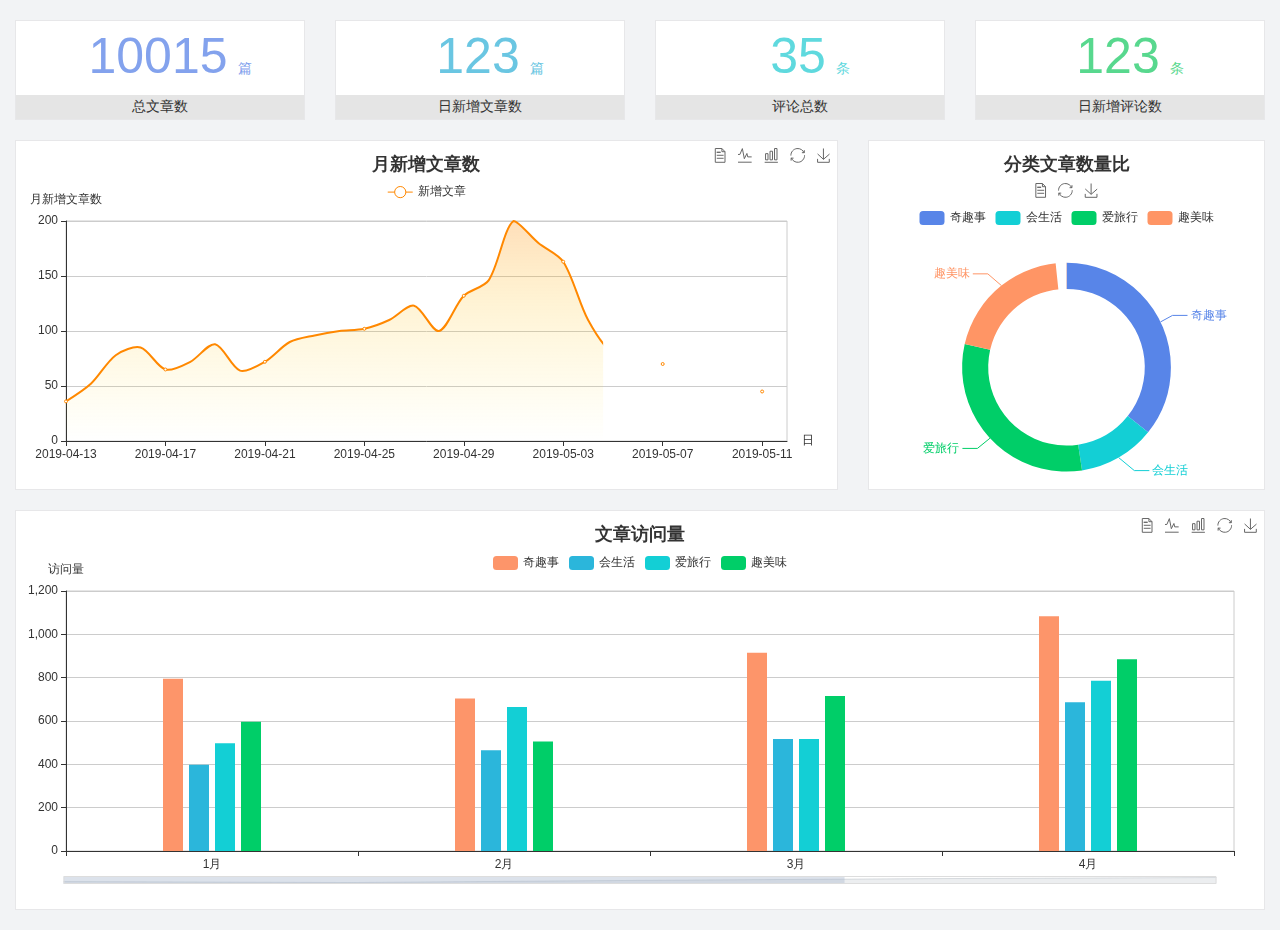
<file: home/dashboard.html>
<!DOCTYPE html>
<html lang="en">

<head>
  <meta charset="UTF-8">
  <meta name="viewport" content="width=device-width, initial-scale=1.0">
  <meta http-equiv="X-UA-Compatible" content="ie=edge">
  <title>图表统计</title>
  <link rel="stylesheet" href="../../assets/lib/bootstrap.css" />
  <link rel="stylesheet" href="../../assets/lib/main.css" />
  <script src="../../assets/lib/jquery.js"></script>
  <script type="text/javascript" src="../../assets/lib/echarts.min.js"></script>
</head>

<body>
  <div class="container-fluid">
    <div class="row spannel_list">
      <div class="col-sm-3 col-xs-6">
        <div class="spannel">
          <em>10015</em><span>篇</span>
          <b>总文章数</b>
        </div>
      </div>
      <div class="col-sm-3 col-xs-6">
        <div class="spannel scolor01">
          <em>123</em><span>篇</span>
          <b>日新增文章数</b>
        </div>
      </div>
      <div class="col-sm-3 col-xs-6">
        <div class="spannel scolor02">
          <em>35</em><span>条</span>
          <b>评论总数</b>
        </div>
      </div>
      <div class="col-sm-3 col-xs-6">
        <div class="spannel scolor03">
          <em>123</em><span>条</span>
          <b>日新增评论数</b>
        </div>
      </div>
    </div>
  </div>

  <div class="container-fluid">
    <div class="row curve-pie">
      <div class="col-lg-8 col-md-8">
        <div class="gragh_pannel" id="curve_show"></div>
      </div>
      <div class="col-lg-4 col-md-4">
        <div class="gragh_pannel" id="pie_show"></div>
      </div>
    </div>
  </div>

  <div class="container-fluid">
    <div class="column_pannel" id="column_show"></div>
  </div>

  <script>
    var oChart = echarts.init(document.getElementById('curve_show'));
    var aList_all = [
      { 'count': 36, 'date': '2019-04-13' },
      { 'count': 52, 'date': '2019-04-14' },
      { 'count': 78, 'date': '2019-04-15' },
      { 'count': 85, 'date': '2019-04-16' },
      { 'count': 65, 'date': '2019-04-17' },
      { 'count': 72, 'date': '2019-04-18' },
      { 'count': 88, 'date': '2019-04-19' },
      { 'count': 64, 'date': '2019-04-20' },
      { 'count': 72, 'date': '2019-04-21' },
      { 'count': 90, 'date': '2019-04-22' },
      { 'count': 96, 'date': '2019-04-23' },
      { 'count': 100, 'date': '2019-04-24' },
      { 'count': 102, 'date': '2019-04-25' },
      { 'count': 110, 'date': '2019-04-26' },
      { 'count': 123, 'date': '2019-04-27' },
      { 'count': 100, 'date': '2019-04-28' },
      { 'count': 132, 'date': '2019-04-29' },
      { 'count': 146, 'date': '2019-04-30' },
      { 'count': 200, 'date': '2019-05-01' },
      { 'count': 180, 'date': '2019-05-02' },
      { 'count': 163, 'date': '2019-05-03' },
      { 'count': 110, 'date': '2019-05-04' },
      { 'count': 80, 'date': '2019-05-05' },
      { 'count': 82, 'date': '2019-05-06' },
      { 'count': 70, 'date': '2019-05-07' },
      { 'count': 65, 'date': '2019-05-08' },
      { 'count': 54, 'date': '2019-05-09' },
      { 'count': 40, 'date': '2019-05-10' },
      { 'count': 45, 'date': '2019-05-11' },
      { 'count': 38, 'date': '2019-05-12' },
    ];

    let aCount = [];
    let aDate = [];

    for (var i = 0; i < aList_all.length; i++) {
      aCount.push(aList_all[i].count);
      aDate.push(aList_all[i].date);
    }

    var chartopt = {
      title: {
        text: '月新增文章数',
        left: 'center',
        top: '10'
      },
      tooltip: {
        trigger: 'axis'
      },
      legend: {
        data: ['新增文章'],
        top: '40'
      },
      toolbox: {
        show: true,
        feature: {
          mark: { show: true },
          dataView: { show: true, readOnly: false },
          magicType: { show: true, type: ['line', 'bar'] },
          restore: { show: true },
          saveAsImage: { show: true }
        }
      },
      calculable: true,
      xAxis: [
        {
          name: '日',
          type: 'category',
          boundaryGap: false,
          data: aDate
        }
      ],
      yAxis: [
        {
          name: '月新增文章数',
          type: 'value'
        }
      ],
      series: [
        {
          name: '新增文章',
          type: 'line',
          smooth: true,
          itemStyle: { normal: { areaStyle: { type: 'default' }, color: '#f80' }, lineStyle: { color: '#f80' } },
          data: aCount
        }],
      areaStyle: {
        normal: {
          color: new echarts.graphic.LinearGradient(0, 0, 0, 1, [{
            offset: 0,
            color: 'rgba(255,136,0,0.39)'
          }, {
            offset: .34,
            color: 'rgba(255,180,0,0.25)'
          }, {
            offset: 1,
            color: 'rgba(255,222,0,0.00)'
          }])

        }
      },
      grid: {
        show: true,
        x: 50,
        x2: 50,
        y: 80,
        height: 220
      }
    };

    oChart.setOption(chartopt);


    var oPie = echarts.init(document.getElementById('pie_show'));
    var oPieopt =
    {
      title: {
        top: 10,
        text: '分类文章数量比',
        x: 'center'
      },
      tooltip: {
        trigger: 'item',
        formatter: "{a} <br/>{b} : {c} ({d}%)"
      },
      color: ['#5885e8', '#13cfd5', '#00ce68', '#ff9565'],
      legend: {
        x: 'center',
        top: 65,
        data: ['奇趣事', '会生活', '爱旅行', '趣美味']
      },
      toolbox: {
        show: true,
        x: 'center',
        top: 35,
        feature: {
          mark: { show: true },
          dataView: { show: true, readOnly: false },
          magicType: {
            show: true,
            type: ['pie', 'funnel'],
            option: {
              funnel: {
                x: '25%',
                width: '50%',
                funnelAlign: 'left',
                max: 1548
              }
            }
          },
          restore: { show: true },
          saveAsImage: { show: true }
        }
      },
      calculable: true,
      series: [
        {
          name: '访问来源',
          type: 'pie',
          radius: ['45%', '60%'],
          center: ['50%', '65%'],
          data: [
            { value: 300, name: '奇趣事' },
            { value: 100, name: '会生活' },
            { value: 260, name: '爱旅行' },
            { value: 180, name: '趣美味' }
          ]
        }
      ]
    };
    oPie.setOption(oPieopt);



    var oColumn = this.echarts.init(document.getElementById('column_show'));
    var oColumnopt =
    {
      title: {
        text: '文章访问量',
        left: 'center',
        top: '10'
      },
      tooltip: {
        trigger: 'axis'
      },
      legend: {
        data: ['奇趣事', '会生活', '爱旅行', '趣美味'],
        top: '40'
      },
      toolbox: {
        show: true,
        feature: {
          mark: { show: true },
          dataView: { show: true, readOnly: false },
          magicType: { show: true, type: ['line', 'bar'] },
          restore: { show: true },
          saveAsImage: { show: true }
        }
      },
      calculable: true,
      xAxis: [
        {
          type: 'category',
          data: ['1月', '2月', '3月', '4月', '5月']
        }
      ],
      yAxis: [
        {
          name: '访问量',
          type: 'value'
        }
      ],
      series: [
        {
          name: '奇趣事',
          type: 'bar',
          barWidth: 20,
          itemStyle: {
            normal: { areaStyle: { type: 'default' }, color: '#fd956a' }
          },
          data: [800, 708, 920, 1090, 1200]
        },
        {
          name: '会生活',
          type: 'bar',
          barWidth: 20,
          itemStyle: {
            normal: { areaStyle: { type: 'default' }, color: '#2bb6db' }
          },
          data: [400, 468, 520, 690, 800]
        },
        {
          name: '爱旅行',
          type: 'bar',
          barWidth: 20,
          itemStyle: {
            normal: { areaStyle: { type: 'default' }, color: '#13cfd5' }
          },
          data: [500, 668, 520, 790, 900]
        },
        {
          name: '趣美味',
          type: 'bar',
          barWidth: 20,
          itemStyle: {
            normal: { areaStyle: { type: 'default' }, color: '#00ce68' }
          },
          data: [600, 508, 720, 890, 1000]
        }
      ],
      grid: {
        show: true,
        x: 50,
        x2: 30,
        y: 80,
        height: 260
      },
      dataZoom: [//给x轴设置滚动条
        {
          start: 0,//默认为0
          end: 100 - 1000 / 31,//默认为100
          type: 'slider',
          show: true,
          xAxisIndex: [0],
          handleSize: 0,//滑动条的 左右2个滑动条的大小
          height: 8,//组件高度
          left: 45, //左边的距离
          right: 50,//右边的距离
          bottom: 26,//右边的距离
          handleColor: '#ddd',//h滑动图标的颜色
          handleStyle: {
            borderColor: "#cacaca",
            borderWidth: "1",
            shadowBlur: 2,
            background: "#ddd",
            shadowColor: "#ddd",
          }
        }]
    };
    oColumn.setOption(oColumnopt);
  </script>
</body>

</html>
</file>
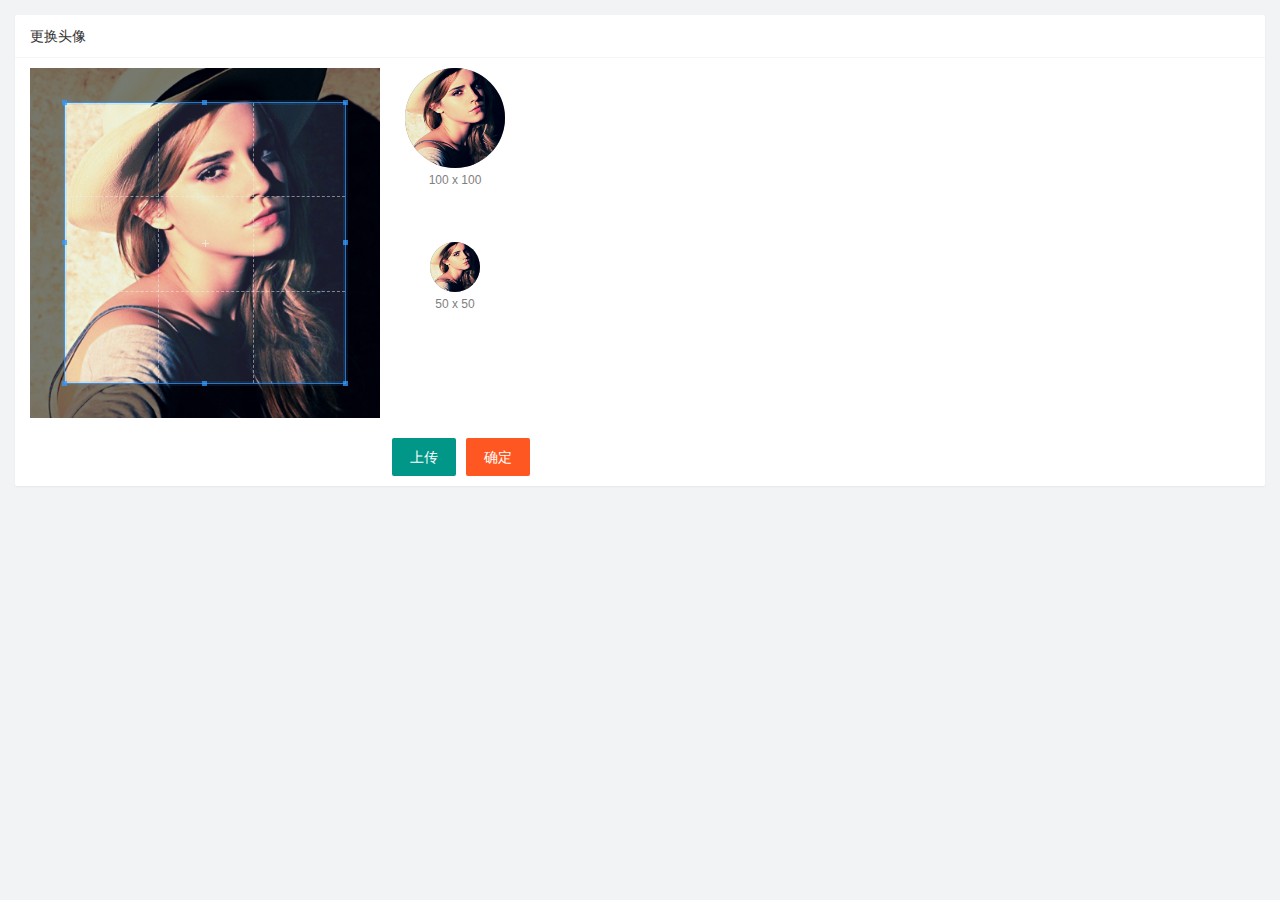
<file: user/user_avatar.html>
<!DOCTYPE html>
<html lang="en">

<head>
    <meta charset="UTF-8">
    <meta name="viewport" content="width=device-width, initial-scale=1.0">
    <title>Document</title>
    <!-- 导入layui样式表 -->
    <link rel="stylesheet" href="/assets/lib/layui/css/layui.css">
    <!-- 导入自己的样式 -->
    <link rel="stylesheet" href="/assets/css/user/user_avatar.css">
    <!-- 导入 `cropper.css` 样式表 -->
    <link rel="stylesheet" href="/assets/lib/cropper/cropper.css" />
</head>

<body>
    <div class="layui-card">
        <div class="layui-card-header">更换头像</div>
        <div class="layui-card-body">
            <!-- 第一行的图片裁剪和预览区域 -->
            <div class="row1">
                <!-- 图片裁剪区域 -->
                <div class="cropper-box">
                    <!-- 这个 img 标签很重要，将来会把它初始化为裁剪区域 -->
                    <img id="image" src="/assets/images/sample.jpg" />
                </div>
                <!-- 图片的预览区域 -->
                <div class="preview-box">
                    <div>
                        <!-- 宽高为 100px 的预览区域 -->
                        <div class="img-preview w100"></div>
                        <p class="size">100 x 100</p>
                    </div>
                    <div>
                        <!-- 宽高为 50px 的预览区域 -->
                        <div class="img-preview w50"></div>
                        <p class="size">50 x 50</p>
                    </div>
                </div>
            </div>

            <!-- 第二行的按钮区域 -->
            <div class="row2">
                <input type="file" id="file" hidden accept="image/jpeg,image/png" />
                <button type="button" class="layui-btn" id="btnChooseImage">上传</button>
                <button type="button" class="layui-btn layui-btn-danger" id="btnUpload">确定</button>
            </div>
        </div>
    </div>
    <!-- 导入layui -->
    <script src="/assets/lib/layui/layui.all.js"></script>
    <!-- 导入jquery -->
    <script src="/assets/lib/jquery.js"></script>
    <!-- 导入 cropper.js -->
    <script src="/assets/lib/cropper/Cropper.js"></script>
    <script src="/assets/lib/cropper/jquery-cropper.js"></script>
    <!-- 导入baseAPI.js -->
    <script src="/assets/js/baseAPI.js"></script>
    <!-- 导入自己的js -->
    <script src="/assets/js/user/user_avatar.js"></script>
</body>

</html>
</file>
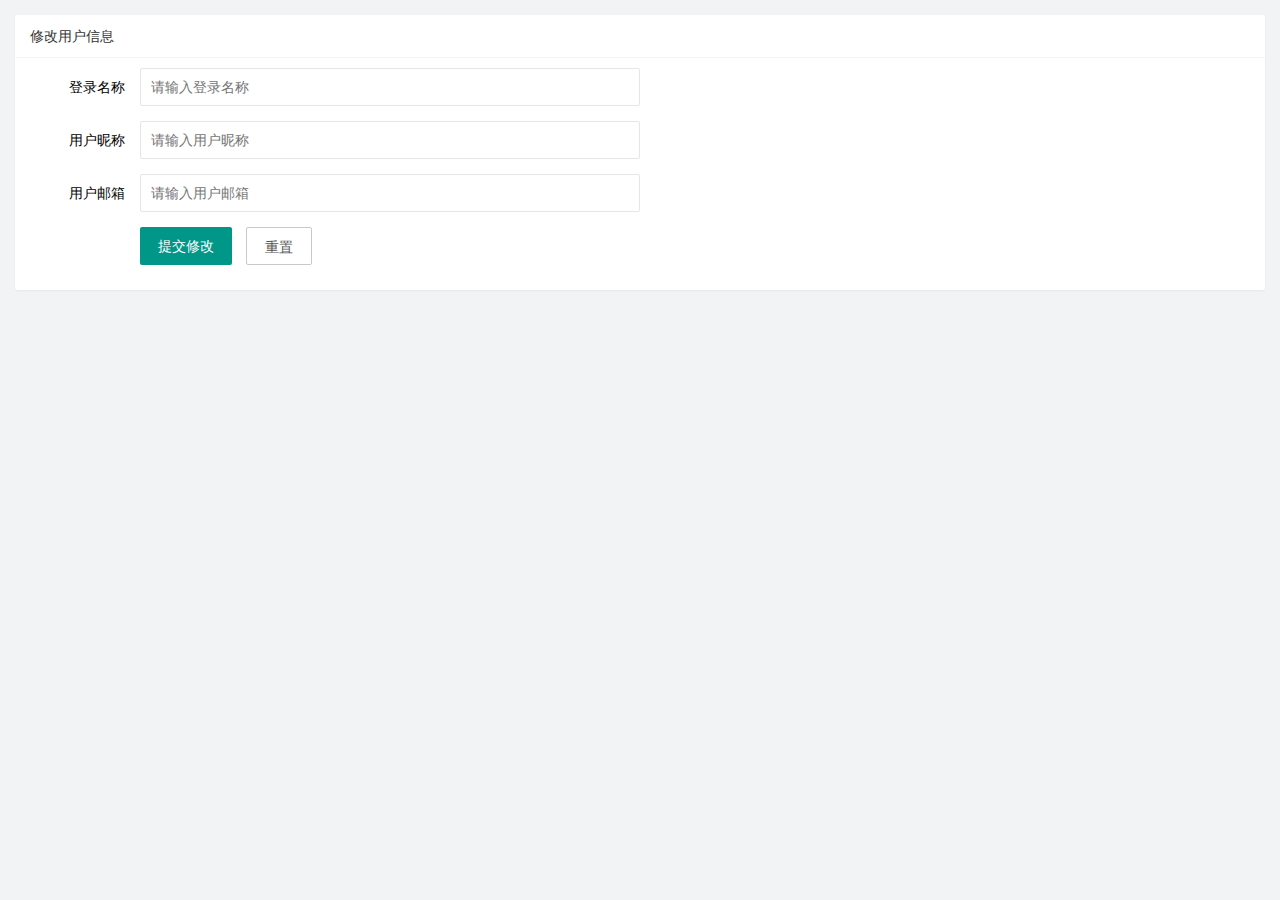
<file: user/user_info.html>
<!DOCTYPE html>
<html lang="en">

<head>
    <meta charset="UTF-8">
    <meta name="viewport" content="width=device-width, initial-scale=1.0">
    <title>Document</title>
    <!-- 导入layui样式表 -->
    <link rel="stylesheet" href="/assets/lib/layui/css/layui.css">
    <!-- 导入自己的样式 -->
    <link rel="stylesheet" href="/assets/css/user/user_info.css">

</head>

<body>
    <div class="layui-card">
        <div class="layui-card-header">修改用户信息</div>
        <div class="layui-card-body">
            <form class="layui-form" lay-filter="formTest">
                <input type="hidden" name="id" />
                <div class="layui-form-item">
                    <label class="layui-form-label">登录名称</label>
                    <div class="layui-input-block">
                        <input type="text" name="username" required lay-verify="required" placeholder="请输入登录名称" autocomplete="off" class="layui-input" readonly>
                    </div>
                </div>
                <div class="layui-form-item">
                    <label class="layui-form-label">用户昵称</label>
                    <div class="layui-input-block">
                        <input type="text" name="nickname" required lay-verify="required|nickname" placeholder="请输入用户昵称" autocomplete="off" class="layui-input">
                    </div>
                </div>
                <div class="layui-form-item">
                    <label class="layui-form-label">用户邮箱</label>
                    <div class="layui-input-block">
                        <input type="text" name="email" required lay-verify="required|email" placeholder="请输入用户邮箱" autocomplete="off" class="layui-input">
                    </div>
                </div>
                <div class="layui-form-item">
                    <div class="layui-input-block">
                        <button class="layui-btn" lay-submit lay-filter="formDemo">提交修改</button>
                        <button type="reset" class="layui-btn layui-btn-primary" id="btn-reset">重置</button>
                    </div>
                </div>
            </form>
        </div>
    </div>
    <!-- 导入layui的js文件 -->
    <script src="/assets/lib/layui/layui.all.js"></script>
    <!-- 导入jquery -->
    <script src="/assets/lib/jquery.js"></script>
    <!-- 导入baseAPI -->
    <script src="/assets/js/baseAPI.js"></script>
    <!-- 导入自己的js文件 -->
    <script src="/assets/js/user/user_info.js"></script>
</body>

</html>
</file>
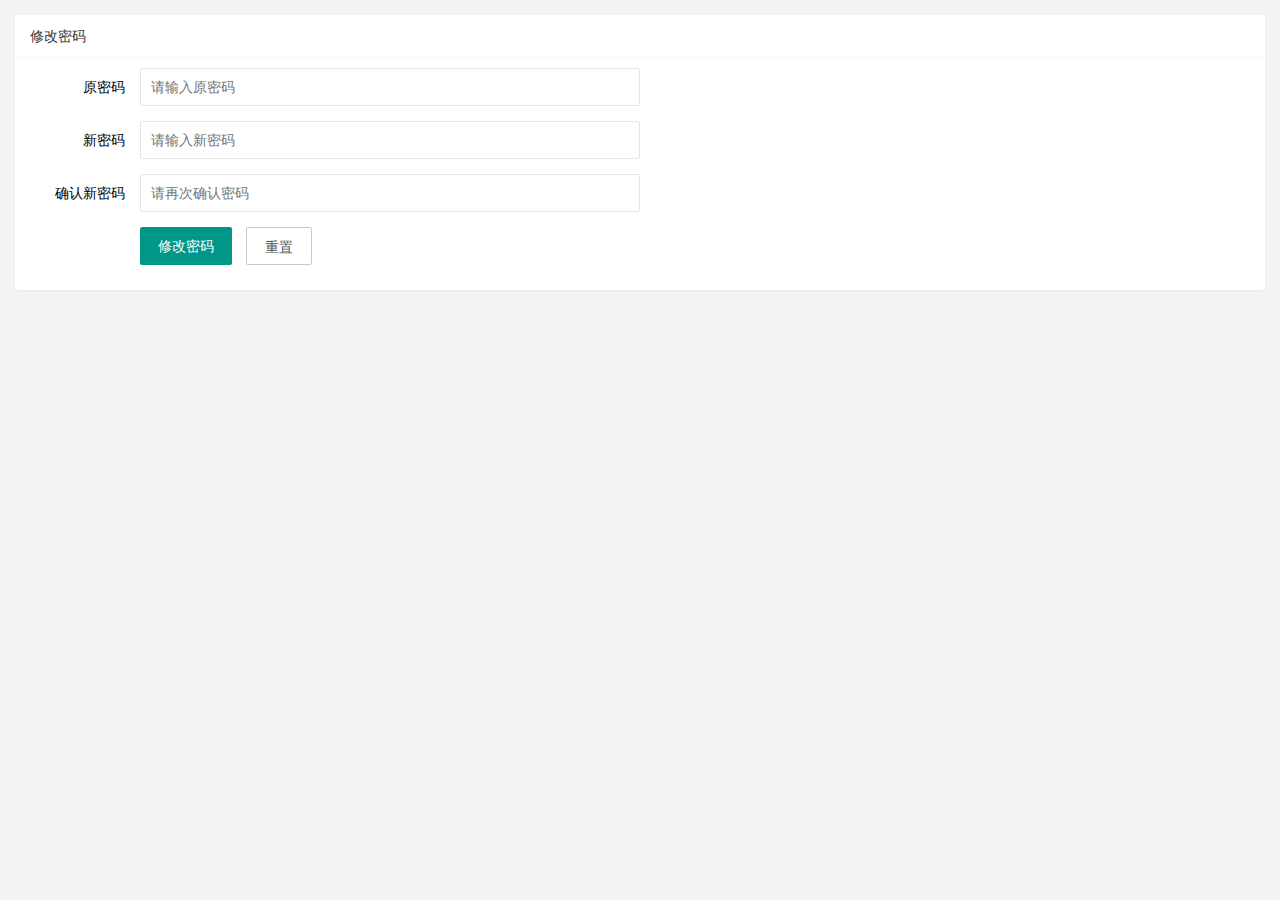
<file: user/user_pwd.html>
<!DOCTYPE html>
<html lang="en">

<head>
    <meta charset="UTF-8">
    <meta name="viewport" content="width=device-width, initial-scale=1.0">
    <title>Document</title>
    <!-- 导入layui样式表 -->
    <link rel="stylesheet" href="/assets/lib/layui/css/layui.css">
    <!-- 导入自己的样式 -->
    <link rel="stylesheet" href="/assets/css/user/user_pwd.css">
</head>

<body>
    <div class="layui-card">
        <div class="layui-card-header">修改密码</div>
        <div class="layui-card-body">
            <form class="layui-form" action="">
                <div class="layui-form-item">
                    <label class="layui-form-label">原密码</label>
                    <div class="layui-input-block">
                        <input type="password" name="oldPwd" required lay-verify="required|pwd" placeholder="请输入原密码" autocomplete="off" class="layui-input">
                    </div>
                </div>
                <div class="layui-form-item">
                    <label class="layui-form-label">新密码</label>
                    <div class="layui-input-block">
                        <input type="password" name="newPwd" required lay-verify="required|pwd|samePwd" placeholder="请输入新密码" autocomplete="off" class="layui-input">
                    </div>
                </div>
                <div class="layui-form-item">
                    <label class="layui-form-label">确认新密码</label>
                    <div class="layui-input-block">
                        <input type="password" name="rePwd" required lay-verify="required|pwd|rePwd" placeholder="请再次确认密码" autocomplete="off" class="layui-input">
                    </div>
                </div>
                <div class="layui-form-item">
                    <div class="layui-input-block">
                        <button class="layui-btn" lay-submit lay-filter="formDemo">修改密码</button>
                        <button type="reset" class="layui-btn layui-btn-primary">重置</button>
                    </div>
                </div>
            </form>
        </div>
    </div>
    <!-- 导入layui的js文件 -->
    <script src="/assets/lib/layui/layui.all.js"></script>
    <!-- 导入jquery -->
    <script src="/assets/lib/jquery.js"></script>
    <!-- 导入baseAPI -->
    <script src="/assets/js/baseAPI.js"></script>
    <!-- 导入自己的js文件 -->
    <script src="/assets/js/user/user_pwd.js"></script>
</body>

</html>
</file>
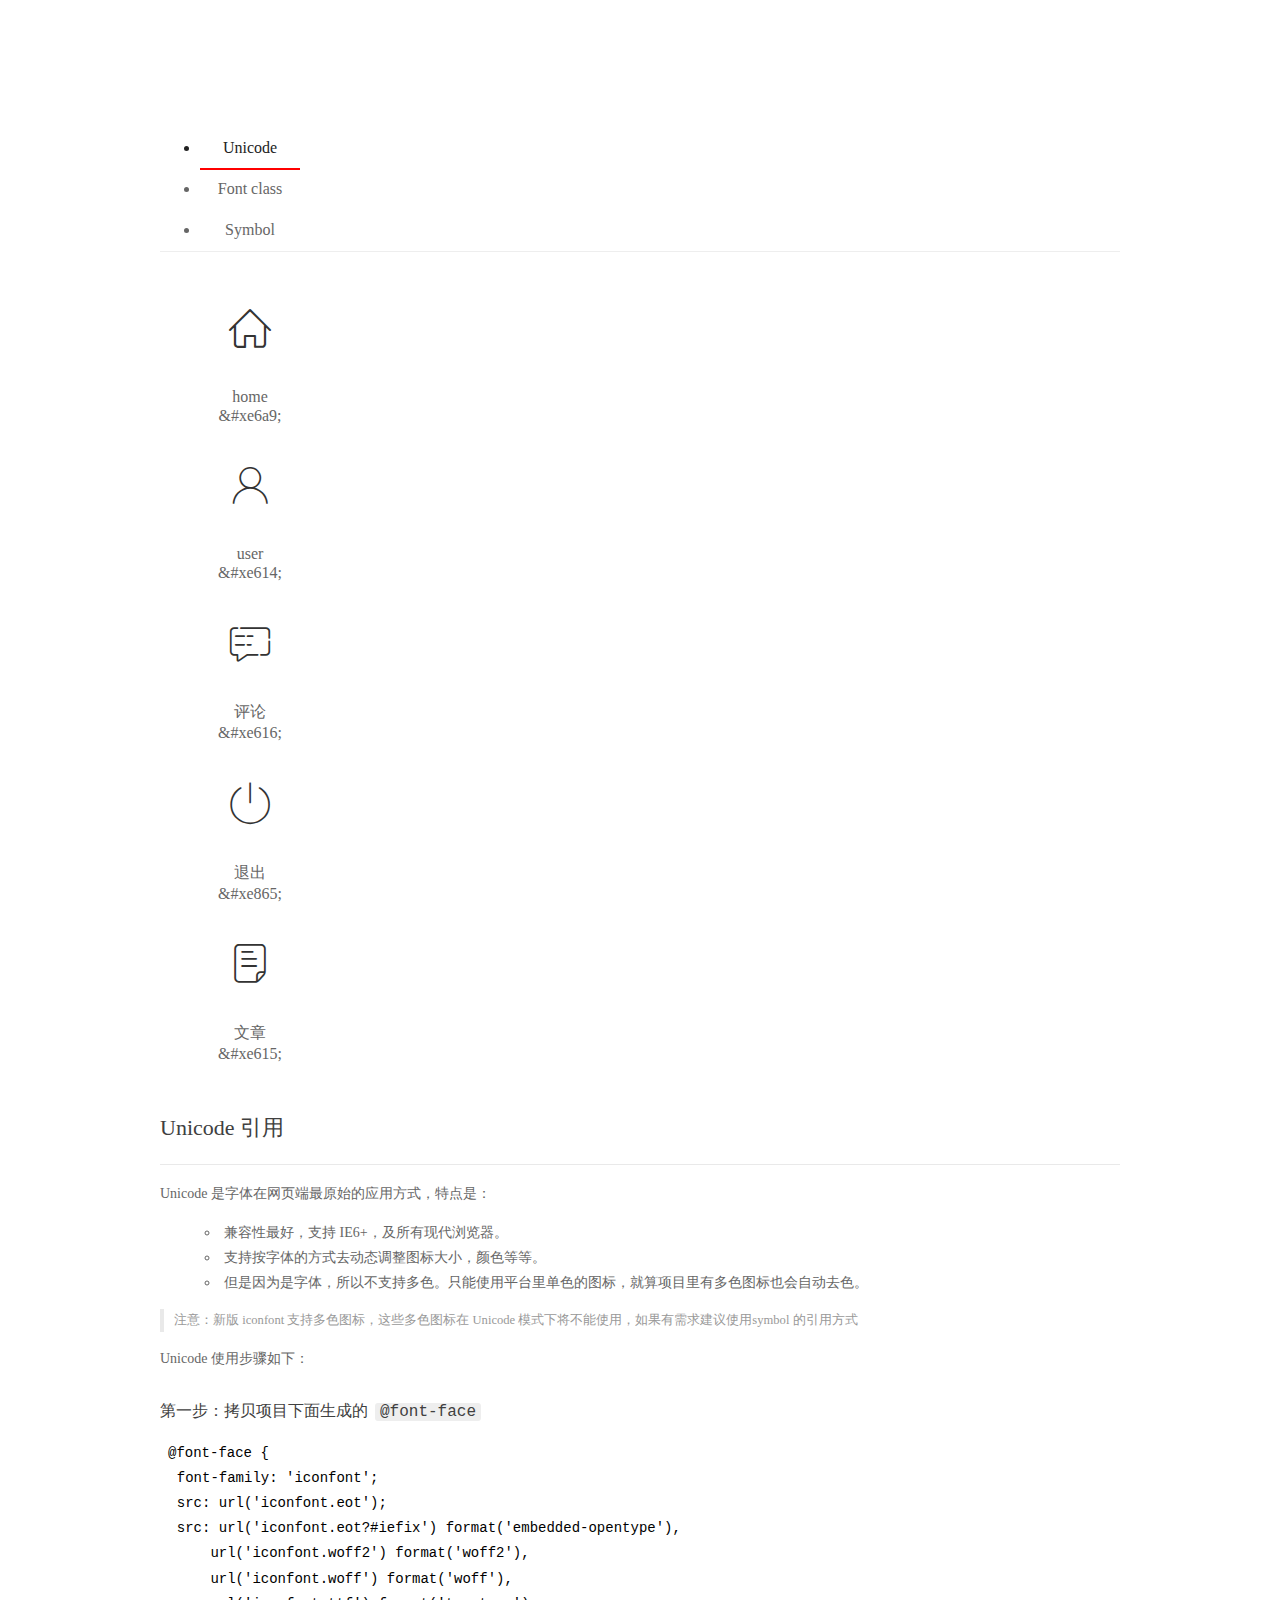
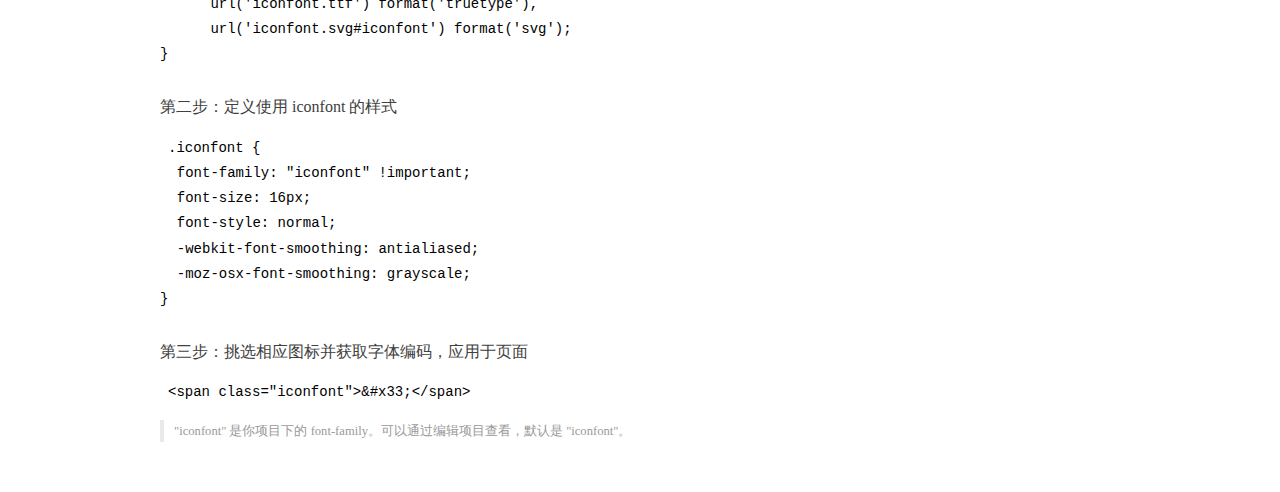
<file: assets/fonts/demo_index.html>
<!DOCTYPE html>
<html>
<head>
  <meta charset="utf-8"/>
  <title>IconFont Demo</title>
  <link rel="shortcut icon" href="https://gtms04.alicdn.com/tps/i4/TB1_oz6GVXXXXaFXpXXJDFnIXXX-64-64.ico" type="image/x-icon"/>
  <link rel="stylesheet" href="https://g.alicdn.com/thx/cube/1.3.2/cube.min.css">
  <link rel="stylesheet" href="demo.css">
  <link rel="stylesheet" href="iconfont.css">
  <script src="iconfont.js"></script>
  <!-- jQuery -->
  <script src="https://a1.alicdn.com/oss/uploads/2018/12/26/7bfddb60-08e8-11e9-9b04-53e73bb6408b.js"></script>
  <!-- 代码高亮 -->
  <script src="https://a1.alicdn.com/oss/uploads/2018/12/26/a3f714d0-08e6-11e9-8a15-ebf944d7534c.js"></script>
</head>
<body>
  <div class="main">
    <h1 class="logo"><a href="https://www.iconfont.cn/" title="iconfont 首页" target="_blank">&#xe86b;</a></h1>
    <div class="nav-tabs">
      <ul id="tabs" class="dib-box">
        <li class="dib active"><span>Unicode</span></li>
        <li class="dib"><span>Font class</span></li>
        <li class="dib"><span>Symbol</span></li>
      </ul>
      
    </div>
    <div class="tab-container">
      <div class="content unicode" style="display: block;">
          <ul class="icon_lists dib-box">
          
            <li class="dib">
              <span class="icon iconfont">&#xe6a9;</span>
                <div class="name">home</div>
                <div class="code-name">&amp;#xe6a9;</div>
              </li>
          
            <li class="dib">
              <span class="icon iconfont">&#xe614;</span>
                <div class="name">user</div>
                <div class="code-name">&amp;#xe614;</div>
              </li>
          
            <li class="dib">
              <span class="icon iconfont">&#xe616;</span>
                <div class="name">评论</div>
                <div class="code-name">&amp;#xe616;</div>
              </li>
          
            <li class="dib">
              <span class="icon iconfont">&#xe865;</span>
                <div class="name">退出</div>
                <div class="code-name">&amp;#xe865;</div>
              </li>
          
            <li class="dib">
              <span class="icon iconfont">&#xe615;</span>
                <div class="name">文章</div>
                <div class="code-name">&amp;#xe615;</div>
              </li>
          
          </ul>
          <div class="article markdown">
          <h2 id="unicode-">Unicode 引用</h2>
          <hr>

          <p>Unicode 是字体在网页端最原始的应用方式，特点是：</p>
          <ul>
            <li>兼容性最好，支持 IE6+，及所有现代浏览器。</li>
            <li>支持按字体的方式去动态调整图标大小，颜色等等。</li>
            <li>但是因为是字体，所以不支持多色。只能使用平台里单色的图标，就算项目里有多色图标也会自动去色。</li>
          </ul>
          <blockquote>
            <p>注意：新版 iconfont 支持多色图标，这些多色图标在 Unicode 模式下将不能使用，如果有需求建议使用symbol 的引用方式</p>
          </blockquote>
          <p>Unicode 使用步骤如下：</p>
          <h3 id="-font-face">第一步：拷贝项目下面生成的 <code>@font-face</code></h3>
<pre><code class="language-css"
>@font-face {
  font-family: 'iconfont';
  src: url('iconfont.eot');
  src: url('iconfont.eot?#iefix') format('embedded-opentype'),
      url('iconfont.woff2') format('woff2'),
      url('iconfont.woff') format('woff'),
      url('iconfont.ttf') format('truetype'),
      url('iconfont.svg#iconfont') format('svg');
}
</code></pre>
          <h3 id="-iconfont-">第二步：定义使用 iconfont 的样式</h3>
<pre><code class="language-css"
>.iconfont {
  font-family: "iconfont" !important;
  font-size: 16px;
  font-style: normal;
  -webkit-font-smoothing: antialiased;
  -moz-osx-font-smoothing: grayscale;
}
</code></pre>
          <h3 id="-">第三步：挑选相应图标并获取字体编码，应用于页面</h3>
<pre>
<code class="language-html"
>&lt;span class="iconfont"&gt;&amp;#x33;&lt;/span&gt;
</code></pre>
          <blockquote>
            <p>"iconfont" 是你项目下的 font-family。可以通过编辑项目查看，默认是 "iconfont"。</p>
          </blockquote>
          </div>
      </div>
      <div class="content font-class">
        <ul class="icon_lists dib-box">
          
          <li class="dib">
            <span class="icon iconfont icon-home"></span>
            <div class="name">
              home
            </div>
            <div class="code-name">.icon-home
            </div>
          </li>
          
          <li class="dib">
            <span class="icon iconfont icon-user"></span>
            <div class="name">
              user
            </div>
            <div class="code-name">.icon-user
            </div>
          </li>
          
          <li class="dib">
            <span class="icon iconfont icon-pinglun"></span>
            <div class="name">
              评论
            </div>
            <div class="code-name">.icon-pinglun
            </div>
          </li>
          
          <li class="dib">
            <span class="icon iconfont icon-tuichu"></span>
            <div class="name">
              退出
            </div>
            <div class="code-name">.icon-tuichu
            </div>
          </li>
          
          <li class="dib">
            <span class="icon iconfont icon-16"></span>
            <div class="name">
              文章
            </div>
            <div class="code-name">.icon-16
            </div>
          </li>
          
        </ul>
        <div class="article markdown">
        <h2 id="font-class-">font-class 引用</h2>
        <hr>

        <p>font-class 是 Unicode 使用方式的一种变种，主要是解决 Unicode 书写不直观，语意不明确的问题。</p>
        <p>与 Unicode 使用方式相比，具有如下特点：</p>
        <ul>
          <li>兼容性良好，支持 IE8+，及所有现代浏览器。</li>
          <li>相比于 Unicode 语意明确，书写更直观。可以很容易分辨这个 icon 是什么。</li>
          <li>因为使用 class 来定义图标，所以当要替换图标时，只需要修改 class 里面的 Unicode 引用。</li>
          <li>不过因为本质上还是使用的字体，所以多色图标还是不支持的。</li>
        </ul>
        <p>使用步骤如下：</p>
        <h3 id="-fontclass-">第一步：引入项目下面生成的 fontclass 代码：</h3>
<pre><code class="language-html">&lt;link rel="stylesheet" href="./iconfont.css"&gt;
</code></pre>
        <h3 id="-">第二步：挑选相应图标并获取类名，应用于页面：</h3>
<pre><code class="language-html">&lt;span class="iconfont icon-xxx"&gt;&lt;/span&gt;
</code></pre>
        <blockquote>
          <p>"
            iconfont" 是你项目下的 font-family。可以通过编辑项目查看，默认是 "iconfont"。</p>
        </blockquote>
      </div>
      </div>
      <div class="content symbol">
          <ul class="icon_lists dib-box">
          
            <li class="dib">
                <svg class="icon svg-icon" aria-hidden="true">
                  <use xlink:href="#icon-home"></use>
                </svg>
                <div class="name">home</div>
                <div class="code-name">#icon-home</div>
            </li>
          
            <li class="dib">
                <svg class="icon svg-icon" aria-hidden="true">
                  <use xlink:href="#icon-user"></use>
                </svg>
                <div class="name">user</div>
                <div class="code-name">#icon-user</div>
            </li>
          
            <li class="dib">
                <svg class="icon svg-icon" aria-hidden="true">
                  <use xlink:href="#icon-pinglun"></use>
                </svg>
                <div class="name">评论</div>
                <div class="code-name">#icon-pinglun</div>
            </li>
          
            <li class="dib">
                <svg class="icon svg-icon" aria-hidden="true">
                  <use xlink:href="#icon-tuichu"></use>
                </svg>
                <div class="name">退出</div>
                <div class="code-name">#icon-tuichu</div>
            </li>
          
            <li class="dib">
                <svg class="icon svg-icon" aria-hidden="true">
                  <use xlink:href="#icon-16"></use>
                </svg>
                <div class="name">文章</div>
                <div class="code-name">#icon-16</div>
            </li>
          
          </ul>
          <div class="article markdown">
          <h2 id="symbol-">Symbol 引用</h2>
          <hr>

          <p>这是一种全新的使用方式，应该说这才是未来的主流，也是平台目前推荐的用法。相关介绍可以参考这篇<a href="">文章</a>
            这种用法其实是做了一个 SVG 的集合，与另外两种相比具有如下特点：</p>
          <ul>
            <li>支持多色图标了，不再受单色限制。</li>
            <li>通过一些技巧，支持像字体那样，通过 <code>font-size</code>, <code>color</code> 来调整样式。</li>
            <li>兼容性较差，支持 IE9+，及现代浏览器。</li>
            <li>浏览器渲染 SVG 的性能一般，还不如 png。</li>
          </ul>
          <p>使用步骤如下：</p>
          <h3 id="-symbol-">第一步：引入项目下面生成的 symbol 代码：</h3>
<pre><code class="language-html">&lt;script src="./iconfont.js"&gt;&lt;/script&gt;
</code></pre>
          <h3 id="-css-">第二步：加入通用 CSS 代码（引入一次就行）：</h3>
<pre><code class="language-html">&lt;style&gt;
.icon {
  width: 1em;
  height: 1em;
  vertical-align: -0.15em;
  fill: currentColor;
  overflow: hidden;
}
&lt;/style&gt;
</code></pre>
          <h3 id="-">第三步：挑选相应图标并获取类名，应用于页面：</h3>
<pre><code class="language-html">&lt;svg class="icon" aria-hidden="true"&gt;
  &lt;use xlink:href="#icon-xxx"&gt;&lt;/use&gt;
&lt;/svg&gt;
</code></pre>
          </div>
      </div>

    </div>
  </div>
  <script>
  $(document).ready(function () {
      $('.tab-container .content:first').show()

      $('#tabs li').click(function (e) {
        var tabContent = $('.tab-container .content')
        var index = $(this).index()

        if ($(this).hasClass('active')) {
          return
        } else {
          $('#tabs li').removeClass('active')
          $(this).addClass('active')

          tabContent.hide().eq(index).fadeIn()
        }
      })
    })
  </script>
</body>
</html>
</file>
<file: assets/lib/main.css>
body{
    font-family:'MicroSoft YaHei';
    background-color: #f2f3f5;
}
.main_wrap{
    position:fixed;
    width:100%;
    height:100%;
    left:0px;
    top:0px;
    background:url('../images/login_bg.jpg'); 
    background-size:100% 100%; 
  }
.header{
    width:1200px;
    overflow: hidden;
    margin:20px auto 0;
}
.heade .logo{
    float: left;
}
.header .copyright{
    float:right;
    font-size:12px;
    color:#fff;
    text-align:right;
    line-height:20px;
    margin-top:10px;
}
.login_form_con{
    position:absolute;
    left:50%;
    top:50%;
    margin-left:-200px;
    margin-top:-155px;
    width:400px;
    height:310px;
    background-color: #edeff0;
}

.login_form{
    position: relative;
}

.login_form .icon-user{
    position:absolute;
    font-size:16px;
    color:#999;
    left:46px;
    top:12px;
}
.login_form .icon-key{
    position:absolute;
    font-size:18px;
    color:#999;
    left:46px;
    top:78px;
}
.login_title{
    height:60px;
    background:url('../images/login_title.png') center center no-repeat #fff;
}
.input_txt,.input_pass,.input_sub{
    display:block;
    width:334px;
    height:37px;
    padding:0px;
    text-indent:40px;
    border:1px solid #ddd;
    margin:27px auto 0;
    outline:none;
}
.input_sub{
    margin-top:40px;
    height:42px;
    background-color: #19b9e7;
    text-indent:0px;
    font-size:18px;
    color:#fff;
    cursor: pointer;
}
.input_sub:hover{
    background-color: #08a0cc;
}

.sider{
    position:fixed;
    left:0;
    top:0;
    bottom:0;
    width:210px;
    background-color: #323745;
}
.sider .logo{
    display:block;
    height:56px;
    background-color: #242732;
    overflow: hidden;
}
.sider .logo img{
    display:block;
    margin:6px auto 0;
}
.user_info{
    height:79px;
    border-bottom:1px solid #5a5e6b;
}

.user_info img{
    float: left;
    width:40px;
    height:40px;
    border-radius:20px;
    margin:19px 0 0 30px;
}
.user_info span{
    float: left;
    width:120px;
    font-size:12px;
    color:#fff;
    margin:23px 0 0 20px;
}
.user_info b{
    float: left;
    width: 120px;
    font-weight:normal;
    font-size:12px;
    color:#adafb5;
    margin:2px 0 0 20px;
}

.menu .level01{
    height:50px;
    line-height:50px;
}
.menu .level01 a{
    display:block;
    height:50px;
    font-size:12px;
    color:#adafb5;
    overflow: hidden;
}
.menu .level01.active a{
    background-color: #1378f0;
    color:#fff;
}
.menu .level01.active i{
    color:#fff;
}

.menu .level01 a:hover{
    background-color: #1378f0;
    color:#fff;
}
.menu .level01 a:hover i{
    color:#fff;
}
.menu .level01 i{
    color:#61646f;
    font-size:22px;
    float: left;
    margin-left:26px;
}
.menu .level01 span{
    float: left;
    margin-left:10px;
}
.menu .level01 b{
    float: right;
    margin-right:20px;
    font-weight:normal;
    transform:rotate(90deg);
    transition:all 500ms ease;
}

.menu .level01 .rotate0{
    transform:rotate(0deg);
}

.menu .level02{
    background: #242732;
    display:none;
}


.menu .level02 li{
    height:40px;
    line-height:40px;
}
.menu .level02 li a{
    display:block;
    height:40px;
    font-size:12px;
    color:#adafb5;
    overflow: hidden;
}

.menu .level02 li a:hover{
    background-color: #1378f0;
    color:#fff;
}

.menu .level02 li i{
    font-size:12px;
    float: left;
    margin-left:60px;
}
.menu .level02 li span{
    font-size:12px;
    float: left;
    margin-left:5px;
}

.menu .level02 .active a{
    color:#ffae00;
}

.header_bar{
    position:fixed;
    left:210px;
    right:0;
    top:0;
    height:56px;
    background-color: #fff;
}

.main{
    position:fixed;
    left:210px;
    top:56px;
    right:0;
    bottom:0;
    background-color: #f2f3f5;
}

.search_form{
    width:218px;
    height:33px;
    border:1px solid #ddd;
    background-color: #f2f3f5;
    border-radius:16px;
    float: left;
    margin:12px 0 0 27px;
}

.search_form input{
    padding:0px;
    margin:0px;
    border:0px;
    float: left;
    background-color: #f2f3f5;
    font-size:12px;
    width:175px;
    height:31px;
    margin-left:12px;
    outline:none;
   
}

.search_form .icon-search{
    line-height:33px;
    cursor: pointer;
    font-size:18px;
    color:#abaebb;
}
.user_center_link{
    float:right;

}
.user_center_link a{
    line-height:56px;
    font-size:12px;
    color:#999;
    margin-right:15px;
}
.user_center_link a:hover{
    color:#ffae00
}

.user_center_link img{
    width:42px;
    height:42px;
    border-radius:32px;
    margin-right:10px;
}

.spannel_list{
    margin-top:20px;
}

.spannel{
	height:100px;
	overflow:hidden;
	text-align:center;
    position:relative;
    background-color: #fff;
    border:1px solid #e7e7e9;
    margin-bottom:20px;
}

.spannel em{
    font-style:normal;
	font-size:50px;
	line-height:50px;
	display:inline-block;
	margin:10px 0 0 20px;
	font-family:'Arial';
	color:#83a2ed;
}

.spannel span{
	font-size:14px;
	display:inline-block;
	color:#83a2ed;
	margin-left:10px;
}

.spannel b{
	position:absolute;
	left:0;
	bottom:0;
	width:100%;
	line-height:24px;
	background:#e5e5e5;
	color:#333;
	font-size:14px;
	font-weight:normal;
}

.scolor01 em,.scolor01 span{
	color:#6ac6e2;
}

.scolor02 em,.scolor02 span{
	color:#5fd9de;
}

.scolor03 em,.scolor03 span{
	color:#58d88e;
}


.gragh_pannel{
    height:350px;
    border:1px solid #e7e7e9;
    background-color: #fff!important; 
    margin-bottom:20px;  
}

.column_pannel{
    margin-bottom:20px;
    height:400px;
    border:1px solid #e7e7e9;
    background-color: #fff!important;   
}

.common_title{
    line-height:42px;
    background-color: #fbfbfb;
    border:1px solid #e7e7e9;
    margin-top:20px;
    text-indent: 15px;
    font-size:14px;
    color:#333;
}

.common_con{
    border:1px solid #e7e7e9;
    border-top:0px;
    background-color: #fff;
    padding-bottom:20px;
    margin-bottom:20px;
}
.opt_btns{
    margin-top:20px;
}

.mp20{
    margin-top:20px;
}

.pagination{   
   margin:0;
}

.article_form{
    margin-top:20px;
}

.form-group{
    margin-bottom:25px;
}

.form-group label{
    font-weight:normal;
    color:#666;
}

.icon-icondate{
    line-height:16px;
}

.user_pic{
    width:100px;
    height:100px;
    margin-bottom:10px;
}

.article_cover{
    width:200px;
    height:200px;
    margin-bottom:10px;
}
</file>
<file: assets/lib/layui/css/layui.css>
/** layui-v2.5.5 MIT License By https://www.layui.com */
 .layui-inline,img{display:inline-block;vertical-align:middle}h1,h2,h3,h4,h5,h6{font-weight:400}.layui-edge,.layui-header,.layui-inline,.layui-main{position:relative}.layui-body,.layui-edge,.layui-elip{overflow:hidden}.layui-btn,.layui-edge,.layui-inline,img{vertical-align:middle}.layui-btn,.layui-disabled,.layui-icon,.layui-unselect{-moz-user-select:none;-webkit-user-select:none;-ms-user-select:none}.layui-elip,.layui-form-checkbox span,.layui-form-pane .layui-form-label{text-overflow:ellipsis;white-space:nowrap}.layui-breadcrumb,.layui-tree-btnGroup{visibility:hidden}blockquote,body,button,dd,div,dl,dt,form,h1,h2,h3,h4,h5,h6,input,li,ol,p,pre,td,textarea,th,ul{margin:0;padding:0;-webkit-tap-highlight-color:rgba(0,0,0,0)}a:active,a:hover{outline:0}img{border:none}li{list-style:none}table{border-collapse:collapse;border-spacing:0}h4,h5,h6{font-size:100%}button,input,optgroup,option,select,textarea{font-family:inherit;font-size:inherit;font-style:inherit;font-weight:inherit;outline:0}pre{white-space:pre-wrap;white-space:-moz-pre-wrap;white-space:-pre-wrap;white-space:-o-pre-wrap;word-wrap:break-word}body{line-height:24px;font:14px Helvetica Neue,Helvetica,PingFang SC,Tahoma,Arial,sans-serif}hr{height:1px;margin:10px 0;border:0;clear:both}a{color:#333;text-decoration:none}a:hover{color:#777}a cite{font-style:normal;*cursor:pointer}.layui-border-box,.layui-border-box *{box-sizing:border-box}.layui-box,.layui-box *{box-sizing:content-box}.layui-clear{clear:both;*zoom:1}.layui-clear:after{content:'\20';clear:both;*zoom:1;display:block;height:0}.layui-inline{*display:inline;*zoom:1}.layui-edge{display:inline-block;width:0;height:0;border-width:6px;border-style:dashed;border-color:transparent}.layui-edge-top{top:-4px;border-bottom-color:#999;border-bottom-style:solid}.layui-edge-right{border-left-color:#999;border-left-style:solid}.layui-edge-bottom{top:2px;border-top-color:#999;border-top-style:solid}.layui-edge-left{border-right-color:#999;border-right-style:solid}.layui-disabled,.layui-disabled:hover{color:#d2d2d2!important;cursor:not-allowed!important}.layui-circle{border-radius:100%}.layui-show{display:block!important}.layui-hide{display:none!important}@font-face{font-family:layui-icon;src:url(../font/iconfont.eot?v=250);src:url(../font/iconfont.eot?v=250#iefix) format('embedded-opentype'),url(../font/iconfont.woff2?v=250) format('woff2'),url(../font/iconfont.woff?v=250) format('woff'),url(../font/iconfont.ttf?v=250) format('truetype'),url(../font/iconfont.svg?v=250#layui-icon) format('svg')}.layui-icon{font-family:layui-icon!important;font-size:16px;font-style:normal;-webkit-font-smoothing:antialiased;-moz-osx-font-smoothing:grayscale}.layui-icon-reply-fill:before{content:"\e611"}.layui-icon-set-fill:before{content:"\e614"}.layui-icon-menu-fill:before{content:"\e60f"}.layui-icon-search:before{content:"\e615"}.layui-icon-share:before{content:"\e641"}.layui-icon-set-sm:before{content:"\e620"}.layui-icon-engine:before{content:"\e628"}.layui-icon-close:before{content:"\1006"}.layui-icon-close-fill:before{content:"\1007"}.layui-icon-chart-screen:before{content:"\e629"}.layui-icon-star:before{content:"\e600"}.layui-icon-circle-dot:before{content:"\e617"}.layui-icon-chat:before{content:"\e606"}.layui-icon-release:before{content:"\e609"}.layui-icon-list:before{content:"\e60a"}.layui-icon-chart:before{content:"\e62c"}.layui-icon-ok-circle:before{content:"\1005"}.layui-icon-layim-theme:before{content:"\e61b"}.layui-icon-table:before{content:"\e62d"}.layui-icon-right:before{content:"\e602"}.layui-icon-left:before{content:"\e603"}.layui-icon-cart-simple:before{content:"\e698"}.layui-icon-face-cry:before{content:"\e69c"}.layui-icon-face-smile:before{content:"\e6af"}.layui-icon-survey:before{content:"\e6b2"}.layui-icon-tree:before{content:"\e62e"}.layui-icon-upload-circle:before{content:"\e62f"}.layui-icon-add-circle:before{content:"\e61f"}.layui-icon-download-circle:before{content:"\e601"}.layui-icon-templeate-1:before{content:"\e630"}.layui-icon-util:before{content:"\e631"}.layui-icon-face-surprised:before{content:"\e664"}.layui-icon-edit:before{content:"\e642"}.layui-icon-speaker:before{content:"\e645"}.layui-icon-down:before{content:"\e61a"}.layui-icon-file:before{content:"\e621"}.layui-icon-layouts:before{content:"\e632"}.layui-icon-rate-half:before{content:"\e6c9"}.layui-icon-add-circle-fine:before{content:"\e608"}.layui-icon-prev-circle:before{content:"\e633"}.layui-icon-read:before{content:"\e705"}.layui-icon-404:before{content:"\e61c"}.layui-icon-carousel:before{content:"\e634"}.layui-icon-help:before{content:"\e607"}.layui-icon-code-circle:before{content:"\e635"}.layui-icon-water:before{content:"\e636"}.layui-icon-username:before{content:"\e66f"}.layui-icon-find-fill:before{content:"\e670"}.layui-icon-about:before{content:"\e60b"}.layui-icon-location:before{content:"\e715"}.layui-icon-up:before{content:"\e619"}.layui-icon-pause:before{content:"\e651"}.layui-icon-date:before{content:"\e637"}.layui-icon-layim-uploadfile:before{content:"\e61d"}.layui-icon-delete:before{content:"\e640"}.layui-icon-play:before{content:"\e652"}.layui-icon-top:before{content:"\e604"}.layui-icon-friends:before{content:"\e612"}.layui-icon-refresh-3:before{content:"\e9aa"}.layui-icon-ok:before{content:"\e605"}.layui-icon-layer:before{content:"\e638"}.layui-icon-face-smile-fine:before{content:"\e60c"}.layui-icon-dollar:before{content:"\e659"}.layui-icon-group:before{content:"\e613"}.layui-icon-layim-download:before{content:"\e61e"}.layui-icon-picture-fine:before{content:"\e60d"}.layui-icon-link:before{content:"\e64c"}.layui-icon-diamond:before{content:"\e735"}.layui-icon-log:before{content:"\e60e"}.layui-icon-rate-solid:before{content:"\e67a"}.layui-icon-fonts-del:before{content:"\e64f"}.layui-icon-unlink:before{content:"\e64d"}.layui-icon-fonts-clear:before{content:"\e639"}.layui-icon-triangle-r:before{content:"\e623"}.layui-icon-circle:before{content:"\e63f"}.layui-icon-radio:before{content:"\e643"}.layui-icon-align-center:before{content:"\e647"}.layui-icon-align-right:before{content:"\e648"}.layui-icon-align-left:before{content:"\e649"}.layui-icon-loading-1:before{content:"\e63e"}.layui-icon-return:before{content:"\e65c"}.layui-icon-fonts-strong:before{content:"\e62b"}.layui-icon-upload:before{content:"\e67c"}.layui-icon-dialogue:before{content:"\e63a"}.layui-icon-video:before{content:"\e6ed"}.layui-icon-headset:before{content:"\e6fc"}.layui-icon-cellphone-fine:before{content:"\e63b"}.layui-icon-add-1:before{content:"\e654"}.layui-icon-face-smile-b:before{content:"\e650"}.layui-icon-fonts-html:before{content:"\e64b"}.layui-icon-form:before{content:"\e63c"}.layui-icon-cart:before{content:"\e657"}.layui-icon-camera-fill:before{content:"\e65d"}.layui-icon-tabs:before{content:"\e62a"}.layui-icon-fonts-code:before{content:"\e64e"}.layui-icon-fire:before{content:"\e756"}.layui-icon-set:before{content:"\e716"}.layui-icon-fonts-u:before{content:"\e646"}.layui-icon-triangle-d:before{content:"\e625"}.layui-icon-tips:before{content:"\e702"}.layui-icon-picture:before{content:"\e64a"}.layui-icon-more-vertical:before{content:"\e671"}.layui-icon-flag:before{content:"\e66c"}.layui-icon-loading:before{content:"\e63d"}.layui-icon-fonts-i:before{content:"\e644"}.layui-icon-refresh-1:before{content:"\e666"}.layui-icon-rmb:before{content:"\e65e"}.layui-icon-home:before{content:"\e68e"}.layui-icon-user:before{content:"\e770"}.layui-icon-notice:before{content:"\e667"}.layui-icon-login-weibo:before{content:"\e675"}.layui-icon-voice:before{content:"\e688"}.layui-icon-upload-drag:before{content:"\e681"}.layui-icon-login-qq:before{content:"\e676"}.layui-icon-snowflake:before{content:"\e6b1"}.layui-icon-file-b:before{content:"\e655"}.layui-icon-template:before{content:"\e663"}.layui-icon-auz:before{content:"\e672"}.layui-icon-console:before{content:"\e665"}.layui-icon-app:before{content:"\e653"}.layui-icon-prev:before{content:"\e65a"}.layui-icon-website:before{content:"\e7ae"}.layui-icon-next:before{content:"\e65b"}.layui-icon-component:before{content:"\e857"}.layui-icon-more:before{content:"\e65f"}.layui-icon-login-wechat:before{content:"\e677"}.layui-icon-shrink-right:before{content:"\e668"}.layui-icon-spread-left:before{content:"\e66b"}.layui-icon-camera:before{content:"\e660"}.layui-icon-note:before{content:"\e66e"}.layui-icon-refresh:before{content:"\e669"}.layui-icon-female:before{content:"\e661"}.layui-icon-male:before{content:"\e662"}.layui-icon-password:before{content:"\e673"}.layui-icon-senior:before{content:"\e674"}.layui-icon-theme:before{content:"\e66a"}.layui-icon-tread:before{content:"\e6c5"}.layui-icon-praise:before{content:"\e6c6"}.layui-icon-star-fill:before{content:"\e658"}.layui-icon-rate:before{content:"\e67b"}.layui-icon-template-1:before{content:"\e656"}.layui-icon-vercode:before{content:"\e679"}.layui-icon-cellphone:before{content:"\e678"}.layui-icon-screen-full:before{content:"\e622"}.layui-icon-screen-restore:before{content:"\e758"}.layui-icon-cols:before{content:"\e610"}.layui-icon-export:before{content:"\e67d"}.layui-icon-print:before{content:"\e66d"}.layui-icon-slider:before{content:"\e714"}.layui-icon-addition:before{content:"\e624"}.layui-icon-subtraction:before{content:"\e67e"}.layui-icon-service:before{content:"\e626"}.layui-icon-transfer:before{content:"\e691"}.layui-main{width:1140px;margin:0 auto}.layui-header{z-index:1000;height:60px}.layui-header a:hover{transition:all .5s;-webkit-transition:all .5s}.layui-side{position:fixed;left:0;top:0;bottom:0;z-index:999;width:200px;overflow-x:hidden}.layui-side-scroll{position:relative;width:220px;height:100%;overflow-x:hidden}.layui-body{position:absolute;left:200px;right:0;top:0;bottom:0;z-index:998;width:auto;overflow-y:auto;box-sizing:border-box}.layui-layout-body{overflow:hidden}.layui-layout-admin .layui-header{background-color:#23262E}.layui-layout-admin .layui-side{top:60px;width:200px;overflow-x:hidden}.layui-layout-admin .layui-body{position:fixed;top:60px;bottom:44px}.layui-layout-admin .layui-main{width:auto;margin:0 15px}.layui-layout-admin .layui-footer{position:fixed;left:200px;right:0;bottom:0;height:44px;line-height:44px;padding:0 15px;background-color:#eee}.layui-layout-admin .layui-logo{position:absolute;left:0;top:0;width:200px;height:100%;line-height:60px;text-align:center;color:#009688;font-size:16px}.layui-layout-admin .layui-header .layui-nav{background:0 0}.layui-layout-left{position:absolute!important;left:200px;top:0}.layui-layout-right{position:absolute!important;right:0;top:0}.layui-container{position:relative;margin:0 auto;padding:0 15px;box-sizing:border-box}.layui-fluid{position:relative;margin:0 auto;padding:0 15px}.layui-row:after,.layui-row:before{content:'';display:block;clear:both}.layui-col-lg1,.layui-col-lg10,.layui-col-lg11,.layui-col-lg12,.layui-col-lg2,.layui-col-lg3,.layui-col-lg4,.layui-col-lg5,.layui-col-lg6,.layui-col-lg7,.layui-col-lg8,.layui-col-lg9,.layui-col-md1,.layui-col-md10,.layui-col-md11,.layui-col-md12,.layui-col-md2,.layui-col-md3,.layui-col-md4,.layui-col-md5,.layui-col-md6,.layui-col-md7,.layui-col-md8,.layui-col-md9,.layui-col-sm1,.layui-col-sm10,.layui-col-sm11,.layui-col-sm12,.layui-col-sm2,.layui-col-sm3,.layui-col-sm4,.layui-col-sm5,.layui-col-sm6,.layui-col-sm7,.layui-col-sm8,.layui-col-sm9,.layui-col-xs1,.layui-col-xs10,.layui-col-xs11,.layui-col-xs12,.layui-col-xs2,.layui-col-xs3,.layui-col-xs4,.layui-col-xs5,.layui-col-xs6,.layui-col-xs7,.layui-col-xs8,.layui-col-xs9{position:relative;display:block;box-sizing:border-box}.layui-col-xs1,.layui-col-xs10,.layui-col-xs11,.layui-col-xs12,.layui-col-xs2,.layui-col-xs3,.layui-col-xs4,.layui-col-xs5,.layui-col-xs6,.layui-col-xs7,.layui-col-xs8,.layui-col-xs9{float:left}.layui-col-xs1{width:8.33333333%}.layui-col-xs2{width:16.66666667%}.layui-col-xs3{width:25%}.layui-col-xs4{width:33.33333333%}.layui-col-xs5{width:41.66666667%}.layui-col-xs6{width:50%}.layui-col-xs7{width:58.33333333%}.layui-col-xs8{width:66.66666667%}.layui-col-xs9{width:75%}.layui-col-xs10{width:83.33333333%}.layui-col-xs11{width:91.66666667%}.layui-col-xs12{width:100%}.layui-col-xs-offset1{margin-left:8.33333333%}.layui-col-xs-offset2{margin-left:16.66666667%}.layui-col-xs-offset3{margin-left:25%}.layui-col-xs-offset4{margin-left:33.33333333%}.layui-col-xs-offset5{margin-left:41.66666667%}.layui-col-xs-offset6{margin-left:50%}.layui-col-xs-offset7{margin-left:58.33333333%}.layui-col-xs-offset8{margin-left:66.66666667%}.layui-col-xs-offset9{margin-left:75%}.layui-col-xs-offset10{margin-left:83.33333333%}.layui-col-xs-offset11{margin-left:91.66666667%}.layui-col-xs-offset12{margin-left:100%}@media screen and (max-width:768px){.layui-hide-xs{display:none!important}.layui-show-xs-block{display:block!important}.layui-show-xs-inline{display:inline!important}.layui-show-xs-inline-block{display:inline-block!important}}@media screen and (min-width:768px){.layui-container{width:750px}.layui-hide-sm{display:none!important}.layui-show-sm-block{display:block!important}.layui-show-sm-inline{display:inline!important}.layui-show-sm-inline-block{display:inline-block!important}.layui-col-sm1,.layui-col-sm10,.layui-col-sm11,.layui-col-sm12,.layui-col-sm2,.layui-col-sm3,.layui-col-sm4,.layui-col-sm5,.layui-col-sm6,.layui-col-sm7,.layui-col-sm8,.layui-col-sm9{float:left}.layui-col-sm1{width:8.33333333%}.layui-col-sm2{width:16.66666667%}.layui-col-sm3{width:25%}.layui-col-sm4{width:33.33333333%}.layui-col-sm5{width:41.66666667%}.layui-col-sm6{width:50%}.layui-col-sm7{width:58.33333333%}.layui-col-sm8{width:66.66666667%}.layui-col-sm9{width:75%}.layui-col-sm10{width:83.33333333%}.layui-col-sm11{width:91.66666667%}.layui-col-sm12{width:100%}.layui-col-sm-offset1{margin-left:8.33333333%}.layui-col-sm-offset2{margin-left:16.66666667%}.layui-col-sm-offset3{margin-left:25%}.layui-col-sm-offset4{margin-left:33.33333333%}.layui-col-sm-offset5{margin-left:41.66666667%}.layui-col-sm-offset6{margin-left:50%}.layui-col-sm-offset7{margin-left:58.33333333%}.layui-col-sm-offset8{margin-left:66.66666667%}.layui-col-sm-offset9{margin-left:75%}.layui-col-sm-offset10{margin-left:83.33333333%}.layui-col-sm-offset11{margin-left:91.66666667%}.layui-col-sm-offset12{margin-left:100%}}@media screen and (min-width:992px){.layui-container{width:970px}.layui-hide-md{display:none!important}.layui-show-md-block{display:block!important}.layui-show-md-inline{display:inline!important}.layui-show-md-inline-block{display:inline-block!important}.layui-col-md1,.layui-col-md10,.layui-col-md11,.layui-col-md12,.layui-col-md2,.layui-col-md3,.layui-col-md4,.layui-col-md5,.layui-col-md6,.layui-col-md7,.layui-col-md8,.layui-col-md9{float:left}.layui-col-md1{width:8.33333333%}.layui-col-md2{width:16.66666667%}.layui-col-md3{width:25%}.layui-col-md4{width:33.33333333%}.layui-col-md5{width:41.66666667%}.layui-col-md6{width:50%}.layui-col-md7{width:58.33333333%}.layui-col-md8{width:66.66666667%}.layui-col-md9{width:75%}.layui-col-md10{width:83.33333333%}.layui-col-md11{width:91.66666667%}.layui-col-md12{width:100%}.layui-col-md-offset1{margin-left:8.33333333%}.layui-col-md-offset2{margin-left:16.66666667%}.layui-col-md-offset3{margin-left:25%}.layui-col-md-offset4{margin-left:33.33333333%}.layui-col-md-offset5{margin-left:41.66666667%}.layui-col-md-offset6{margin-left:50%}.layui-col-md-offset7{margin-left:58.33333333%}.layui-col-md-offset8{margin-left:66.66666667%}.layui-col-md-offset9{margin-left:75%}.layui-col-md-offset10{margin-left:83.33333333%}.layui-col-md-offset11{margin-left:91.66666667%}.layui-col-md-offset12{margin-left:100%}}@media screen and (min-width:1200px){.layui-container{width:1170px}.layui-hide-lg{display:none!important}.layui-show-lg-block{display:block!important}.layui-show-lg-inline{display:inline!important}.layui-show-lg-inline-block{display:inline-block!important}.layui-col-lg1,.layui-col-lg10,.layui-col-lg11,.layui-col-lg12,.layui-col-lg2,.layui-col-lg3,.layui-col-lg4,.layui-col-lg5,.layui-col-lg6,.layui-col-lg7,.layui-col-lg8,.layui-col-lg9{float:left}.layui-col-lg1{width:8.33333333%}.layui-col-lg2{width:16.66666667%}.layui-col-lg3{width:25%}.layui-col-lg4{width:33.33333333%}.layui-col-lg5{width:41.66666667%}.layui-col-lg6{width:50%}.layui-col-lg7{width:58.33333333%}.layui-col-lg8{width:66.66666667%}.layui-col-lg9{width:75%}.layui-col-lg10{width:83.33333333%}.layui-col-lg11{width:91.66666667%}.layui-col-lg12{width:100%}.layui-col-lg-offset1{margin-left:8.33333333%}.layui-col-lg-offset2{margin-left:16.66666667%}.layui-col-lg-offset3{margin-left:25%}.layui-col-lg-offset4{margin-left:33.33333333%}.layui-col-lg-offset5{margin-left:41.66666667%}.layui-col-lg-offset6{margin-left:50%}.layui-col-lg-offset7{margin-left:58.33333333%}.layui-col-lg-offset8{margin-left:66.66666667%}.layui-col-lg-offset9{margin-left:75%}.layui-col-lg-offset10{margin-left:83.33333333%}.layui-col-lg-offset11{margin-left:91.66666667%}.layui-col-lg-offset12{margin-left:100%}}.layui-col-space1{margin:-.5px}.layui-col-space1>*{padding:.5px}.layui-col-space3{margin:-1.5px}.layui-col-space3>*{padding:1.5px}.layui-col-space5{margin:-2.5px}.layui-col-space5>*{padding:2.5px}.layui-col-space8{margin:-3.5px}.layui-col-space8>*{padding:3.5px}.layui-col-space10{margin:-5px}.layui-col-space10>*{padding:5px}.layui-col-space12{margin:-6px}.layui-col-space12>*{padding:6px}.layui-col-space15{margin:-7.5px}.layui-col-space15>*{padding:7.5px}.layui-col-space18{margin:-9px}.layui-col-space18>*{padding:9px}.layui-col-space20{margin:-10px}.layui-col-space20>*{padding:10px}.layui-col-space22{margin:-11px}.layui-col-space22>*{padding:11px}.layui-col-space25{margin:-12.5px}.layui-col-space25>*{padding:12.5px}.layui-col-space30{margin:-15px}.layui-col-space30>*{padding:15px}.layui-btn,.layui-input,.layui-select,.layui-textarea,.layui-upload-button{outline:0;-webkit-appearance:none;transition:all .3s;-webkit-transition:all .3s;box-sizing:border-box}.layui-elem-quote{margin-bottom:10px;padding:15px;line-height:22px;border-left:5px solid #009688;border-radius:0 2px 2px 0;background-color:#f2f2f2}.layui-quote-nm{border-style:solid;border-width:1px 1px 1px 5px;background:0 0}.layui-elem-field{margin-bottom:10px;padding:0;border-width:1px;border-style:solid}.layui-elem-field legend{margin-left:20px;padding:0 10px;font-size:20px;font-weight:300}.layui-field-title{margin:10px 0 20px;border-width:1px 0 0}.layui-field-box{padding:10px 15px}.layui-field-title .layui-field-box{padding:10px 0}.layui-progress{position:relative;height:6px;border-radius:20px;background-color:#e2e2e2}.layui-progress-bar{position:absolute;left:0;top:0;width:0;max-width:100%;height:6px;border-radius:20px;text-align:right;background-color:#5FB878;transition:all .3s;-webkit-transition:all .3s}.layui-progress-big,.layui-progress-big .layui-progress-bar{height:18px;line-height:18px}.layui-progress-text{position:relative;top:-20px;line-height:18px;font-size:12px;color:#666}.layui-progress-big .layui-progress-text{position:static;padding:0 10px;color:#fff}.layui-collapse{border-width:1px;border-style:solid;border-radius:2px}.layui-colla-content,.layui-colla-item{border-top-width:1px;border-top-style:solid}.layui-colla-item:first-child{border-top:none}.layui-colla-title{position:relative;height:42px;line-height:42px;padding:0 15px 0 35px;color:#333;background-color:#f2f2f2;cursor:pointer;font-size:14px;overflow:hidden}.layui-colla-content{display:none;padding:10px 15px;line-height:22px;color:#666}.layui-colla-icon{position:absolute;left:15px;top:0;font-size:14px}.layui-card{margin-bottom:15px;border-radius:2px;background-color:#fff;box-shadow:0 1px 2px 0 rgba(0,0,0,.05)}.layui-card:last-child{margin-bottom:0}.layui-card-header{position:relative;height:42px;line-height:42px;padding:0 15px;border-bottom:1px solid #f6f6f6;color:#333;border-radius:2px 2px 0 0;font-size:14px}.layui-bg-black,.layui-bg-blue,.layui-bg-cyan,.layui-bg-green,.layui-bg-orange,.layui-bg-red{color:#fff!important}.layui-card-body{position:relative;padding:10px 15px;line-height:24px}.layui-card-body[pad15]{padding:15px}.layui-card-body[pad20]{padding:20px}.layui-card-body .layui-table{margin:5px 0}.layui-card .layui-tab{margin:0}.layui-panel-window{position:relative;padding:15px;border-radius:0;border-top:5px solid #E6E6E6;background-color:#fff}.layui-auxiliar-moving{position:fixed;left:0;right:0;top:0;bottom:0;width:100%;height:100%;background:0 0;z-index:9999999999}.layui-form-label,.layui-form-mid,.layui-form-select,.layui-input-block,.layui-input-inline,.layui-textarea{position:relative}.layui-bg-red{background-color:#FF5722!important}.layui-bg-orange{background-color:#FFB800!important}.layui-bg-green{background-color:#009688!important}.layui-bg-cyan{background-color:#2F4056!important}.layui-bg-blue{background-color:#1E9FFF!important}.layui-bg-black{background-color:#393D49!important}.layui-bg-gray{background-color:#eee!important;color:#666!important}.layui-badge-rim,.layui-colla-content,.layui-colla-item,.layui-collapse,.layui-elem-field,.layui-form-pane .layui-form-item[pane],.layui-form-pane .layui-form-label,.layui-input,.layui-layedit,.layui-layedit-tool,.layui-quote-nm,.layui-select,.layui-tab-bar,.layui-tab-card,.layui-tab-title,.layui-tab-title .layui-this:after,.layui-textarea{border-color:#e6e6e6}.layui-timeline-item:before,hr{background-color:#e6e6e6}.layui-text{line-height:22px;font-size:14px;color:#666}.layui-text h1,.layui-text h2,.layui-text h3{font-weight:500;color:#333}.layui-text h1{font-size:30px}.layui-text h2{font-size:24px}.layui-text h3{font-size:18px}.layui-text a:not(.layui-btn){color:#01AAED}.layui-text a:not(.layui-btn):hover{text-decoration:underline}.layui-text ul{padding:5px 0 5px 15px}.layui-text ul li{margin-top:5px;list-style-type:disc}.layui-text em,.layui-word-aux{color:#999!important;padding:0 5px!important}.layui-btn{display:inline-block;height:38px;line-height:38px;padding:0 18px;background-color:#009688;color:#fff;white-space:nowrap;text-align:center;font-size:14px;border:none;border-radius:2px;cursor:pointer}.layui-btn:hover{opacity:.8;filter:alpha(opacity=80);color:#fff}.layui-btn:active{opacity:1;filter:alpha(opacity=100)}.layui-btn+.layui-btn{margin-left:10px}.layui-btn-container{font-size:0}.layui-btn-container .layui-btn{margin-right:10px;margin-bottom:10px}.layui-btn-container .layui-btn+.layui-btn{margin-left:0}.layui-table .layui-btn-container .layui-btn{margin-bottom:9px}.layui-btn-radius{border-radius:100px}.layui-btn .layui-icon{margin-right:3px;font-size:18px;vertical-align:bottom;vertical-align:middle\9}.layui-btn-primary{border:1px solid #C9C9C9;background-color:#fff;color:#555}.layui-btn-primary:hover{border-color:#009688;color:#333}.layui-btn-normal{background-color:#1E9FFF}.layui-btn-warm{background-color:#FFB800}.layui-btn-danger{background-color:#FF5722}.layui-btn-checked{background-color:#5FB878}.layui-btn-disabled,.layui-btn-disabled:active,.layui-btn-disabled:hover{border:1px solid #e6e6e6;background-color:#FBFBFB;color:#C9C9C9;cursor:not-allowed;opacity:1}.layui-btn-lg{height:44px;line-height:44px;padding:0 25px;font-size:16px}.layui-btn-sm{height:30px;line-height:30px;padding:0 10px;font-size:12px}.layui-btn-sm i{font-size:16px!important}.layui-btn-xs{height:22px;line-height:22px;padding:0 5px;font-size:12px}.layui-btn-xs i{font-size:14px!important}.layui-btn-group{display:inline-block;vertical-align:middle;font-size:0}.layui-btn-group .layui-btn{margin-left:0!important;margin-right:0!important;border-left:1px solid rgba(255,255,255,.5);border-radius:0}.layui-btn-group .layui-btn-primary{border-left:none}.layui-btn-group .layui-btn-primary:hover{border-color:#C9C9C9;color:#009688}.layui-btn-group .layui-btn:first-child{border-left:none;border-radius:2px 0 0 2px}.layui-btn-group .layui-btn-primary:first-child{border-left:1px solid #c9c9c9}.layui-btn-group .layui-btn:last-child{border-radius:0 2px 2px 0}.layui-btn-group .layui-btn+.layui-btn{margin-left:0}.layui-btn-group+.layui-btn-group{margin-left:10px}.layui-btn-fluid{width:100%}.layui-input,.layui-select,.layui-textarea{height:38px;line-height:1.3;line-height:38px\9;border-width:1px;border-style:solid;background-color:#fff;border-radius:2px}.layui-input::-webkit-input-placeholder,.layui-select::-webkit-input-placeholder,.layui-textarea::-webkit-input-placeholder{line-height:1.3}.layui-input,.layui-textarea{display:block;width:100%;padding-left:10px}.layui-input:hover,.layui-textarea:hover{border-color:#D2D2D2!important}.layui-input:focus,.layui-textarea:focus{border-color:#C9C9C9!important}.layui-textarea{min-height:100px;height:auto;line-height:20px;padding:6px 10px;resize:vertical}.layui-select{padding:0 10px}.layui-form input[type=checkbox],.layui-form input[type=radio],.layui-form select{display:none}.layui-form [lay-ignore]{display:initial}.layui-form-item{margin-bottom:15px;clear:both;*zoom:1}.layui-form-item:after{content:'\20';clear:both;*zoom:1;display:block;height:0}.layui-form-label{float:left;display:block;padding:9px 15px;width:80px;font-weight:400;line-height:20px;text-align:right}.layui-form-label-col{display:block;float:none;padding:9px 0;line-height:20px;text-align:left}.layui-form-item .layui-inline{margin-bottom:5px;margin-right:10px}.layui-input-block{margin-left:110px;min-height:36px}.layui-input-inline{display:inline-block;vertical-align:middle}.layui-form-item .layui-input-inline{float:left;width:190px;margin-right:10px}.layui-form-text .layui-input-inline{width:auto}.layui-form-mid{float:left;display:block;padding:9px 0!important;line-height:20px;margin-right:10px}.layui-form-danger+.layui-form-select .layui-input,.layui-form-danger:focus{border-color:#FF5722!important}.layui-form-select .layui-input{padding-right:30px;cursor:pointer}.layui-form-select .layui-edge{position:absolute;right:10px;top:50%;margin-top:-3px;cursor:pointer;border-width:6px;border-top-color:#c2c2c2;border-top-style:solid;transition:all .3s;-webkit-transition:all .3s}.layui-form-select dl{display:none;position:absolute;left:0;top:42px;padding:5px 0;z-index:899;min-width:100%;border:1px solid #d2d2d2;max-height:300px;overflow-y:auto;background-color:#fff;border-radius:2px;box-shadow:0 2px 4px rgba(0,0,0,.12);box-sizing:border-box}.layui-form-select dl dd,.layui-form-select dl dt{padding:0 10px;line-height:36px;white-space:nowrap;overflow:hidden;text-overflow:ellipsis}.layui-form-select dl dt{font-size:12px;color:#999}.layui-form-select dl dd{cursor:pointer}.layui-form-select dl dd:hover{background-color:#f2f2f2;-webkit-transition:.5s all;transition:.5s all}.layui-form-select .layui-select-group dd{padding-left:20px}.layui-form-select dl dd.layui-select-tips{padding-left:10px!important;color:#999}.layui-form-select dl dd.layui-this{background-color:#5FB878;color:#fff}.layui-form-checkbox,.layui-form-select dl dd.layui-disabled{background-color:#fff}.layui-form-selected dl{display:block}.layui-form-checkbox,.layui-form-checkbox *,.layui-form-switch{display:inline-block;vertical-align:middle}.layui-form-selected .layui-edge{margin-top:-9px;-webkit-transform:rotate(180deg);transform:rotate(180deg);margin-top:-3px\9}:root .layui-form-selected .layui-edge{margin-top:-9px\0/IE9}.layui-form-selectup dl{top:auto;bottom:42px}.layui-select-none{margin:5px 0;text-align:center;color:#999}.layui-select-disabled .layui-disabled{border-color:#eee!important}.layui-select-disabled .layui-edge{border-top-color:#d2d2d2}.layui-form-checkbox{position:relative;height:30px;line-height:30px;margin-right:10px;padding-right:30px;cursor:pointer;font-size:0;-webkit-transition:.1s linear;transition:.1s linear;box-sizing:border-box}.layui-form-checkbox span{padding:0 10px;height:100%;font-size:14px;border-radius:2px 0 0 2px;background-color:#d2d2d2;color:#fff;overflow:hidden}.layui-form-checkbox:hover span{background-color:#c2c2c2}.layui-form-checkbox i{position:absolute;right:0;top:0;width:30px;height:28px;border:1px solid #d2d2d2;border-left:none;border-radius:0 2px 2px 0;color:#fff;font-size:20px;text-align:center}.layui-form-checkbox:hover i{border-color:#c2c2c2;color:#c2c2c2}.layui-form-checked,.layui-form-checked:hover{border-color:#5FB878}.layui-form-checked span,.layui-form-checked:hover span{background-color:#5FB878}.layui-form-checked i,.layui-form-checked:hover i{color:#5FB878}.layui-form-item .layui-form-checkbox{margin-top:4px}.layui-form-checkbox[lay-skin=primary]{height:auto!important;line-height:normal!important;min-width:18px;min-height:18px;border:none!important;margin-right:0;padding-left:28px;padding-right:0;background:0 0}.layui-form-checkbox[lay-skin=primary] span{padding-left:0;padding-right:15px;line-height:18px;background:0 0;color:#666}.layui-form-checkbox[lay-skin=primary] i{right:auto;left:0;width:16px;height:16px;line-height:16px;border:1px solid #d2d2d2;font-size:12px;border-radius:2px;background-color:#fff;-webkit-transition:.1s linear;transition:.1s linear}.layui-form-checkbox[lay-skin=primary]:hover i{border-color:#5FB878;color:#fff}.layui-form-checked[lay-skin=primary] i{border-color:#5FB878!important;background-color:#5FB878;color:#fff}.layui-checkbox-disbaled[lay-skin=primary] span{background:0 0!important;color:#c2c2c2}.layui-checkbox-disbaled[lay-skin=primary]:hover i{border-color:#d2d2d2}.layui-form-item .layui-form-checkbox[lay-skin=primary]{margin-top:10px}.layui-form-switch{position:relative;height:22px;line-height:22px;min-width:35px;padding:0 5px;margin-top:8px;border:1px solid #d2d2d2;border-radius:20px;cursor:pointer;background-color:#fff;-webkit-transition:.1s linear;transition:.1s linear}.layui-form-switch i{position:absolute;left:5px;top:3px;width:16px;height:16px;border-radius:20px;background-color:#d2d2d2;-webkit-transition:.1s linear;transition:.1s linear}.layui-form-switch em{position:relative;top:0;width:25px;margin-left:21px;padding:0!important;text-align:center!important;color:#999!important;font-style:normal!important;font-size:12px}.layui-form-onswitch{border-color:#5FB878;background-color:#5FB878}.layui-checkbox-disbaled,.layui-checkbox-disbaled i{border-color:#e2e2e2!important}.layui-form-onswitch i{left:100%;margin-left:-21px;background-color:#fff}.layui-form-onswitch em{margin-left:5px;margin-right:21px;color:#fff!important}.layui-checkbox-disbaled span{background-color:#e2e2e2!important}.layui-checkbox-disbaled:hover i{color:#fff!important}[lay-radio]{display:none}.layui-form-radio,.layui-form-radio *{display:inline-block;vertical-align:middle}.layui-form-radio{line-height:28px;margin:6px 10px 0 0;padding-right:10px;cursor:pointer;font-size:0}.layui-form-radio *{font-size:14px}.layui-form-radio>i{margin-right:8px;font-size:22px;color:#c2c2c2}.layui-form-radio>i:hover,.layui-form-radioed>i{color:#5FB878}.layui-radio-disbaled>i{color:#e2e2e2!important}.layui-form-pane .layui-form-label{width:110px;padding:8px 15px;height:38px;line-height:20px;border-width:1px;border-style:solid;border-radius:2px 0 0 2px;text-align:center;background-color:#FBFBFB;overflow:hidden;box-sizing:border-box}.layui-form-pane .layui-input-inline{margin-left:-1px}.layui-form-pane .layui-input-block{margin-left:110px;left:-1px}.layui-form-pane .layui-input{border-radius:0 2px 2px 0}.layui-form-pane .layui-form-text .layui-form-label{float:none;width:100%;border-radius:2px;box-sizing:border-box;text-align:left}.layui-form-pane .layui-form-text .layui-input-inline{display:block;margin:0;top:-1px;clear:both}.layui-form-pane .layui-form-text .layui-input-block{margin:0;left:0;top:-1px}.layui-form-pane .layui-form-text .layui-textarea{min-height:100px;border-radius:0 0 2px 2px}.layui-form-pane .layui-form-checkbox{margin:4px 0 4px 10px}.layui-form-pane .layui-form-radio,.layui-form-pane .layui-form-switch{margin-top:6px;margin-left:10px}.layui-form-pane .layui-form-item[pane]{position:relative;border-width:1px;border-style:solid}.layui-form-pane .layui-form-item[pane] .layui-form-label{position:absolute;left:0;top:0;height:100%;border-width:0 1px 0 0}.layui-form-pane .layui-form-item[pane] .layui-input-inline{margin-left:110px}@media screen and (max-width:450px){.layui-form-item .layui-form-label{text-overflow:ellipsis;overflow:hidden;white-space:nowrap}.layui-form-item .layui-inline{display:block;margin-right:0;margin-bottom:20px;clear:both}.layui-form-item .layui-inline:after{content:'\20';clear:both;display:block;height:0}.layui-form-item .layui-input-inline{display:block;float:none;left:-3px;width:auto;margin:0 0 10px 112px}.layui-form-item .layui-input-inline+.layui-form-mid{margin-left:110px;top:-5px;padding:0}.layui-form-item .layui-form-checkbox{margin-right:5px;margin-bottom:5px}}.layui-layedit{border-width:1px;border-style:solid;border-radius:2px}.layui-layedit-tool{padding:3px 5px;border-bottom-width:1px;border-bottom-style:solid;font-size:0}.layedit-tool-fixed{position:fixed;top:0;border-top:1px solid #e2e2e2}.layui-layedit-tool .layedit-tool-mid,.layui-layedit-tool .layui-icon{display:inline-block;vertical-align:middle;text-align:center;font-size:14px}.layui-layedit-tool .layui-icon{position:relative;width:32px;height:30px;line-height:30px;margin:3px 5px;color:#777;cursor:pointer;border-radius:2px}.layui-layedit-tool .layui-icon:hover{color:#393D49}.layui-layedit-tool .layui-icon:active{color:#000}.layui-layedit-tool .layedit-tool-active{background-color:#e2e2e2;color:#000}.layui-layedit-tool .layui-disabled,.layui-layedit-tool .layui-disabled:hover{color:#d2d2d2;cursor:not-allowed}.layui-layedit-tool .layedit-tool-mid{width:1px;height:18px;margin:0 10px;background-color:#d2d2d2}.layedit-tool-html{width:50px!important;font-size:30px!important}.layedit-tool-b,.layedit-tool-code,.layedit-tool-help{font-size:16px!important}.layedit-tool-d,.layedit-tool-face,.layedit-tool-image,.layedit-tool-unlink{font-size:18px!important}.layedit-tool-image input{position:absolute;font-size:0;left:0;top:0;width:100%;height:100%;opacity:.01;filter:Alpha(opacity=1);cursor:pointer}.layui-layedit-iframe iframe{display:block;width:100%}#LAY_layedit_code{overflow:hidden}.layui-laypage{display:inline-block;*display:inline;*zoom:1;vertical-align:middle;margin:10px 0;font-size:0}.layui-laypage>a:first-child,.layui-laypage>a:first-child em{border-radius:2px 0 0 2px}.layui-laypage>a:last-child,.layui-laypage>a:last-child em{border-radius:0 2px 2px 0}.layui-laypage>:first-child{margin-left:0!important}.layui-laypage>:last-child{margin-right:0!important}.layui-laypage a,.layui-laypage button,.layui-laypage input,.layui-laypage select,.layui-laypage span{border:1px solid #e2e2e2}.layui-laypage a,.layui-laypage span{display:inline-block;*display:inline;*zoom:1;vertical-align:middle;padding:0 15px;height:28px;line-height:28px;margin:0 -1px 5px 0;background-color:#fff;color:#333;font-size:12px}.layui-flow-more a *,.layui-laypage input,.layui-table-view select[lay-ignore]{display:inline-block}.layui-laypage a:hover{color:#009688}.layui-laypage em{font-style:normal}.layui-laypage .layui-laypage-spr{color:#999;font-weight:700}.layui-laypage a{text-decoration:none}.layui-laypage .layui-laypage-curr{position:relative}.layui-laypage .layui-laypage-curr em{position:relative;color:#fff}.layui-laypage .layui-laypage-curr .layui-laypage-em{position:absolute;left:-1px;top:-1px;padding:1px;width:100%;height:100%;background-color:#009688}.layui-laypage-em{border-radius:2px}.layui-laypage-next em,.layui-laypage-prev em{font-family:Sim sun;font-size:16px}.layui-laypage .layui-laypage-count,.layui-laypage .layui-laypage-limits,.layui-laypage .layui-laypage-refresh,.layui-laypage .layui-laypage-skip{margin-left:10px;margin-right:10px;padding:0;border:none}.layui-laypage .layui-laypage-limits,.layui-laypage .layui-laypage-refresh{vertical-align:top}.layui-laypage .layui-laypage-refresh i{font-size:18px;cursor:pointer}.layui-laypage select{height:22px;padding:3px;border-radius:2px;cursor:pointer}.layui-laypage .layui-laypage-skip{height:30px;line-height:30px;color:#999}.layui-laypage button,.layui-laypage input{height:30px;line-height:30px;border-radius:2px;vertical-align:top;background-color:#fff;box-sizing:border-box}.layui-laypage input{width:40px;margin:0 10px;padding:0 3px;text-align:center}.layui-laypage input:focus,.layui-laypage select:focus{border-color:#009688!important}.layui-laypage button{margin-left:10px;padding:0 10px;cursor:pointer}.layui-table,.layui-table-view{margin:10px 0}.layui-flow-more{margin:10px 0;text-align:center;color:#999;font-size:14px}.layui-flow-more a{height:32px;line-height:32px}.layui-flow-more a *{vertical-align:top}.layui-flow-more a cite{padding:0 20px;border-radius:3px;background-color:#eee;color:#333;font-style:normal}.layui-flow-more a cite:hover{opacity:.8}.layui-flow-more a i{font-size:30px;color:#737383}.layui-table{width:100%;background-color:#fff;color:#666}.layui-table tr{transition:all .3s;-webkit-transition:all .3s}.layui-table th{text-align:left;font-weight:400}.layui-table tbody tr:hover,.layui-table thead tr,.layui-table-click,.layui-table-header,.layui-table-hover,.layui-table-mend,.layui-table-patch,.layui-table-tool,.layui-table-total,.layui-table-total tr,.layui-table[lay-even] tr:nth-child(even){background-color:#f2f2f2}.layui-table td,.layui-table th,.layui-table-col-set,.layui-table-fixed-r,.layui-table-grid-down,.layui-table-header,.layui-table-page,.layui-table-tips-main,.layui-table-tool,.layui-table-total,.layui-table-view,.layui-table[lay-skin=line],.layui-table[lay-skin=row]{border-width:1px;border-style:solid;border-color:#e6e6e6}.layui-table td,.layui-table th{position:relative;padding:9px 15px;min-height:20px;line-height:20px;font-size:14px}.layui-table[lay-skin=line] td,.layui-table[lay-skin=line] th{border-width:0 0 1px}.layui-table[lay-skin=row] td,.layui-table[lay-skin=row] th{border-width:0 1px 0 0}.layui-table[lay-skin=nob] td,.layui-table[lay-skin=nob] th{border:none}.layui-table img{max-width:100px}.layui-table[lay-size=lg] td,.layui-table[lay-size=lg] th{padding:15px 30px}.layui-table-view .layui-table[lay-size=lg] .layui-table-cell{height:40px;line-height:40px}.layui-table[lay-size=sm] td,.layui-table[lay-size=sm] th{font-size:12px;padding:5px 10px}.layui-table-view .layui-table[lay-size=sm] .layui-table-cell{height:20px;line-height:20px}.layui-table[lay-data]{display:none}.layui-table-box{position:relative;overflow:hidden}.layui-table-view .layui-table{position:relative;width:auto;margin:0}.layui-table-view .layui-table[lay-skin=line]{border-width:0 1px 0 0}.layui-table-view .layui-table[lay-skin=row]{border-width:0 0 1px}.layui-table-view .layui-table td,.layui-table-view .layui-table th{padding:5px 0;border-top:none;border-left:none}.layui-table-view .layui-table th.layui-unselect .layui-table-cell span{cursor:pointer}.layui-table-view .layui-table td{cursor:default}.layui-table-view .layui-table td[data-edit=text]{cursor:text}.layui-table-view .layui-form-checkbox[lay-skin=primary] i{width:18px;height:18px}.layui-table-view .layui-form-radio{line-height:0;padding:0}.layui-table-view .layui-form-radio>i{margin:0;font-size:20px}.layui-table-init{position:absolute;left:0;top:0;width:100%;height:100%;text-align:center;z-index:110}.layui-table-init .layui-icon{position:absolute;left:50%;top:50%;margin:-15px 0 0 -15px;font-size:30px;color:#c2c2c2}.layui-table-header{border-width:0 0 1px;overflow:hidden}.layui-table-header .layui-table{margin-bottom:-1px}.layui-table-tool .layui-inline[lay-event]{position:relative;width:26px;height:26px;padding:5px;line-height:16px;margin-right:10px;text-align:center;color:#333;border:1px solid #ccc;cursor:pointer;-webkit-transition:.5s all;transition:.5s all}.layui-table-tool .layui-inline[lay-event]:hover{border:1px solid #999}.layui-table-tool-temp{padding-right:120px}.layui-table-tool-self{position:absolute;right:17px;top:10px}.layui-table-tool .layui-table-tool-self .layui-inline[lay-event]{margin:0 0 0 10px}.layui-table-tool-panel{position:absolute;top:29px;left:-1px;padding:5px 0;min-width:150px;min-height:40px;border:1px solid #d2d2d2;text-align:left;overflow-y:auto;background-color:#fff;box-shadow:0 2px 4px rgba(0,0,0,.12)}.layui-table-cell,.layui-table-tool-panel li{overflow:hidden;text-overflow:ellipsis;white-space:nowrap}.layui-table-tool-panel li{padding:0 10px;line-height:30px;-webkit-transition:.5s all;transition:.5s all}.layui-table-tool-panel li .layui-form-checkbox[lay-skin=primary]{width:100%;padding-left:28px}.layui-table-tool-panel li:hover{background-color:#f2f2f2}.layui-table-tool-panel li .layui-form-checkbox[lay-skin=primary] i{position:absolute;left:0;top:0}.layui-table-tool-panel li .layui-form-checkbox[lay-skin=primary] span{padding:0}.layui-table-tool .layui-table-tool-self .layui-table-tool-panel{left:auto;right:-1px}.layui-table-col-set{position:absolute;right:0;top:0;width:20px;height:100%;border-width:0 0 0 1px;background-color:#fff}.layui-table-sort{width:10px;height:20px;margin-left:5px;cursor:pointer!important}.layui-table-sort .layui-edge{position:absolute;left:5px;border-width:5px}.layui-table-sort .layui-table-sort-asc{top:3px;border-top:none;border-bottom-style:solid;border-bottom-color:#b2b2b2}.layui-table-sort .layui-table-sort-asc:hover{border-bottom-color:#666}.layui-table-sort .layui-table-sort-desc{bottom:5px;border-bottom:none;border-top-style:solid;border-top-color:#b2b2b2}.layui-table-sort .layui-table-sort-desc:hover{border-top-color:#666}.layui-table-sort[lay-sort=asc] .layui-table-sort-asc{border-bottom-color:#000}.layui-table-sort[lay-sort=desc] .layui-table-sort-desc{border-top-color:#000}.layui-table-cell{height:28px;line-height:28px;padding:0 15px;position:relative;box-sizing:border-box}.layui-table-cell .layui-form-checkbox[lay-skin=primary]{top:-1px;padding:0}.layui-table-cell .layui-table-link{color:#01AAED}.laytable-cell-checkbox,.laytable-cell-numbers,.laytable-cell-radio,.laytable-cell-space{padding:0;text-align:center}.layui-table-body{position:relative;overflow:auto;margin-right:-1px;margin-bottom:-1px}.layui-table-body .layui-none{line-height:26px;padding:15px;text-align:center;color:#999}.layui-table-fixed{position:absolute;left:0;top:0;z-index:101}.layui-table-fixed .layui-table-body{overflow:hidden}.layui-table-fixed-l{box-shadow:0 -1px 8px rgba(0,0,0,.08)}.layui-table-fixed-r{left:auto;right:-1px;border-width:0 0 0 1px;box-shadow:-1px 0 8px rgba(0,0,0,.08)}.layui-table-fixed-r .layui-table-header{position:relative;overflow:visible}.layui-table-mend{position:absolute;right:-49px;top:0;height:100%;width:50px}.layui-table-tool{position:relative;z-index:890;width:100%;min-height:50px;line-height:30px;padding:10px 15px;border-width:0 0 1px}.layui-table-tool .layui-btn-container{margin-bottom:-10px}.layui-table-page,.layui-table-total{border-width:1px 0 0;margin-bottom:-1px;overflow:hidden}.layui-table-page{position:relative;width:100%;padding:7px 7px 0;height:41px;font-size:12px;white-space:nowrap}.layui-table-page>div{height:26px}.layui-table-page .layui-laypage{margin:0}.layui-table-page .layui-laypage a,.layui-table-page .layui-laypage span{height:26px;line-height:26px;margin-bottom:10px;border:none;background:0 0}.layui-table-page .layui-laypage a,.layui-table-page .layui-laypage span.layui-laypage-curr{padding:0 12px}.layui-table-page .layui-laypage span{margin-left:0;padding:0}.layui-table-page .layui-laypage .layui-laypage-prev{margin-left:-7px!important}.layui-table-page .layui-laypage .layui-laypage-curr .layui-laypage-em{left:0;top:0;padding:0}.layui-table-page .layui-laypage button,.layui-table-page .layui-laypage input{height:26px;line-height:26px}.layui-table-page .layui-laypage input{width:40px}.layui-table-page .layui-laypage button{padding:0 10px}.layui-table-page select{height:18px}.layui-table-patch .layui-table-cell{padding:0;width:30px}.layui-table-edit{position:absolute;left:0;top:0;width:100%;height:100%;padding:0 14px 1px;border-radius:0;box-shadow:1px 1px 20px rgba(0,0,0,.15)}.layui-table-edit:focus{border-color:#5FB878!important}select.layui-table-edit{padding:0 0 0 10px;border-color:#C9C9C9}.layui-table-view .layui-form-checkbox,.layui-table-view .layui-form-radio,.layui-table-view .layui-form-switch{top:0;margin:0;box-sizing:content-box}.layui-table-view .layui-form-checkbox{top:-1px;height:26px;line-height:26px}.layui-table-view .layui-form-checkbox i{height:26px}.layui-table-grid .layui-table-cell{overflow:visible}.layui-table-grid-down{position:absolute;top:0;right:0;width:26px;height:100%;padding:5px 0;border-width:0 0 0 1px;text-align:center;background-color:#fff;color:#999;cursor:pointer}.layui-table-grid-down .layui-icon{position:absolute;top:50%;left:50%;margin:-8px 0 0 -8px}.layui-table-grid-down:hover{background-color:#fbfbfb}body .layui-table-tips .layui-layer-content{background:0 0;padding:0;box-shadow:0 1px 6px rgba(0,0,0,.12)}.layui-table-tips-main{margin:-44px 0 0 -1px;max-height:150px;padding:8px 15px;font-size:14px;overflow-y:scroll;background-color:#fff;color:#666}.layui-table-tips-c{position:absolute;right:-3px;top:-13px;width:20px;height:20px;padding:3px;cursor:pointer;background-color:#666;border-radius:50%;color:#fff}.layui-table-tips-c:hover{background-color:#777}.layui-table-tips-c:before{position:relative;right:-2px}.layui-upload-file{display:none!important;opacity:.01;filter:Alpha(opacity=1)}.layui-upload-drag,.layui-upload-form,.layui-upload-wrap{display:inline-block}.layui-upload-list{margin:10px 0}.layui-upload-choose{padding:0 10px;color:#999}.layui-upload-drag{position:relative;padding:30px;border:1px dashed #e2e2e2;background-color:#fff;text-align:center;cursor:pointer;color:#999}.layui-upload-drag .layui-icon{font-size:50px;color:#009688}.layui-upload-drag[lay-over]{border-color:#009688}.layui-upload-iframe{position:absolute;width:0;height:0;border:0;visibility:hidden}.layui-upload-wrap{position:relative;vertical-align:middle}.layui-upload-wrap .layui-upload-file{display:block!important;position:absolute;left:0;top:0;z-index:10;font-size:100px;width:100%;height:100%;opacity:.01;filter:Alpha(opacity=1);cursor:pointer}.layui-transfer-active,.layui-transfer-box{display:inline-block;vertical-align:middle}.layui-transfer-box,.layui-transfer-header,.layui-transfer-search{border-width:0;border-style:solid;border-color:#e6e6e6}.layui-transfer-box{position:relative;border-width:1px;width:200px;height:360px;border-radius:2px;background-color:#fff}.layui-transfer-box .layui-form-checkbox{width:100%;margin:0!important}.layui-transfer-header{height:38px;line-height:38px;padding:0 10px;border-bottom-width:1px}.layui-transfer-search{position:relative;padding:10px;border-bottom-width:1px}.layui-transfer-search .layui-input{height:32px;padding-left:30px;font-size:12px}.layui-transfer-search .layui-icon-search{position:absolute;left:20px;top:50%;margin-top:-8px;color:#666}.layui-transfer-active{margin:0 15px}.layui-transfer-active .layui-btn{display:block;margin:0;padding:0 15px;background-color:#5FB878;border-color:#5FB878;color:#fff}.layui-transfer-active .layui-btn-disabled{background-color:#FBFBFB;border-color:#e6e6e6;color:#C9C9C9}.layui-transfer-active .layui-btn:first-child{margin-bottom:15px}.layui-transfer-active .layui-btn .layui-icon{margin:0;font-size:14px!important}.layui-transfer-data{padding:5px 0;overflow:auto}.layui-transfer-data li{height:32px;line-height:32px;padding:0 10px}.layui-transfer-data li:hover{background-color:#f2f2f2;transition:.5s all}.layui-transfer-data .layui-none{padding:15px 10px;text-align:center;color:#999}.layui-nav{position:relative;padding:0 20px;background-color:#393D49;color:#fff;border-radius:2px;font-size:0;box-sizing:border-box}.layui-nav *{font-size:14px}.layui-nav .layui-nav-item{position:relative;display:inline-block;*display:inline;*zoom:1;vertical-align:middle;line-height:60px}.layui-nav .layui-nav-item a{display:block;padding:0 20px;color:#fff;color:rgba(255,255,255,.7);transition:all .3s;-webkit-transition:all .3s}.layui-nav .layui-this:after,.layui-nav-bar,.layui-nav-tree .layui-nav-itemed:after{position:absolute;left:0;top:0;width:0;height:5px;background-color:#5FB878;transition:all .2s;-webkit-transition:all .2s}.layui-nav-bar{z-index:1000}.layui-nav .layui-nav-item a:hover,.layui-nav .layui-this a{color:#fff}.layui-nav .layui-this:after{content:'';top:auto;bottom:0;width:100%}.layui-nav-img{width:30px;height:30px;margin-right:10px;border-radius:50%}.layui-nav .layui-nav-more{content:'';width:0;height:0;border-style:solid dashed dashed;border-color:#fff transparent transparent;overflow:hidden;cursor:pointer;transition:all .2s;-webkit-transition:all .2s;position:absolute;top:50%;right:3px;margin-top:-3px;border-width:6px;border-top-color:rgba(255,255,255,.7)}.layui-nav .layui-nav-mored,.layui-nav-itemed>a .layui-nav-more{margin-top:-9px;border-style:dashed dashed solid;border-color:transparent transparent #fff}.layui-nav-child{display:none;position:absolute;left:0;top:65px;min-width:100%;line-height:36px;padding:5px 0;box-shadow:0 2px 4px rgba(0,0,0,.12);border:1px solid #d2d2d2;background-color:#fff;z-index:100;border-radius:2px;white-space:nowrap}.layui-nav .layui-nav-child a{color:#333}.layui-nav .layui-nav-child a:hover{background-color:#f2f2f2;color:#000}.layui-nav-child dd{position:relative}.layui-nav .layui-nav-child dd.layui-this a,.layui-nav-child dd.layui-this{background-color:#5FB878;color:#fff}.layui-nav-child dd.layui-this:after{display:none}.layui-nav-tree{width:200px;padding:0}.layui-nav-tree .layui-nav-item{display:block;width:100%;line-height:45px}.layui-nav-tree .layui-nav-item a{position:relative;height:45px;line-height:45px;text-overflow:ellipsis;overflow:hidden;white-space:nowrap}.layui-nav-tree .layui-nav-item a:hover{background-color:#4E5465}.layui-nav-tree .layui-nav-bar{width:5px;height:0;background-color:#009688}.layui-nav-tree .layui-nav-child dd.layui-this,.layui-nav-tree .layui-nav-child dd.layui-this a,.layui-nav-tree .layui-this,.layui-nav-tree .layui-this>a,.layui-nav-tree .layui-this>a:hover{background-color:#009688;color:#fff}.layui-nav-tree .layui-this:after{display:none}.layui-nav-itemed>a,.layui-nav-tree .layui-nav-title a,.layui-nav-tree .layui-nav-title a:hover{color:#fff!important}.layui-nav-tree .layui-nav-child{position:relative;z-index:0;top:0;border:none;box-shadow:none}.layui-nav-tree .layui-nav-child a{height:40px;line-height:40px;color:#fff;color:rgba(255,255,255,.7)}.layui-nav-tree .layui-nav-child,.layui-nav-tree .layui-nav-child a:hover{background:0 0;color:#fff}.layui-nav-tree .layui-nav-more{right:10px}.layui-nav-itemed>.layui-nav-child{display:block;padding:0;background-color:rgba(0,0,0,.3)!important}.layui-nav-itemed>.layui-nav-child>.layui-this>.layui-nav-child{display:block}.layui-nav-side{position:fixed;top:0;bottom:0;left:0;overflow-x:hidden;z-index:999}.layui-bg-blue .layui-nav-bar,.layui-bg-blue .layui-nav-itemed:after,.layui-bg-blue .layui-this:after{background-color:#93D1FF}.layui-bg-blue .layui-nav-child dd.layui-this{background-color:#1E9FFF}.layui-bg-blue .layui-nav-itemed>a,.layui-nav-tree.layui-bg-blue .layui-nav-title a,.layui-nav-tree.layui-bg-blue .layui-nav-title a:hover{background-color:#007DDB!important}.layui-breadcrumb{font-size:0}.layui-breadcrumb>*{font-size:14px}.layui-breadcrumb a{color:#999!important}.layui-breadcrumb a:hover{color:#5FB878!important}.layui-breadcrumb a cite{color:#666;font-style:normal}.layui-breadcrumb span[lay-separator]{margin:0 10px;color:#999}.layui-tab{margin:10px 0;text-align:left!important}.layui-tab[overflow]>.layui-tab-title{overflow:hidden}.layui-tab-title{position:relative;left:0;height:40px;white-space:nowrap;font-size:0;border-bottom-width:1px;border-bottom-style:solid;transition:all .2s;-webkit-transition:all .2s}.layui-tab-title li{display:inline-block;*display:inline;*zoom:1;vertical-align:middle;font-size:14px;transition:all .2s;-webkit-transition:all .2s;position:relative;line-height:40px;min-width:65px;padding:0 15px;text-align:center;cursor:pointer}.layui-tab-title li a{display:block}.layui-tab-title .layui-this{color:#000}.layui-tab-title .layui-this:after{position:absolute;left:0;top:0;content:'';width:100%;height:41px;border-width:1px;border-style:solid;border-bottom-color:#fff;border-radius:2px 2px 0 0;box-sizing:border-box;pointer-events:none}.layui-tab-bar{position:absolute;right:0;top:0;z-index:10;width:30px;height:39px;line-height:39px;border-width:1px;border-style:solid;border-radius:2px;text-align:center;background-color:#fff;cursor:pointer}.layui-tab-bar .layui-icon{position:relative;display:inline-block;top:3px;transition:all .3s;-webkit-transition:all .3s}.layui-tab-item{display:none}.layui-tab-more{padding-right:30px;height:auto!important;white-space:normal!important}.layui-tab-more li.layui-this:after{border-bottom-color:#e2e2e2;border-radius:2px}.layui-tab-more .layui-tab-bar .layui-icon{top:-2px;top:3px\9;-webkit-transform:rotate(180deg);transform:rotate(180deg)}:root .layui-tab-more .layui-tab-bar .layui-icon{top:-2px\0/IE9}.layui-tab-content{padding:10px}.layui-tab-title li .layui-tab-close{position:relative;display:inline-block;width:18px;height:18px;line-height:20px;margin-left:8px;top:1px;text-align:center;font-size:14px;color:#c2c2c2;transition:all .2s;-webkit-transition:all .2s}.layui-tab-title li .layui-tab-close:hover{border-radius:2px;background-color:#FF5722;color:#fff}.layui-tab-brief>.layui-tab-title .layui-this{color:#009688}.layui-tab-brief>.layui-tab-more li.layui-this:after,.layui-tab-brief>.layui-tab-title .layui-this:after{border:none;border-radius:0;border-bottom:2px solid #5FB878}.layui-tab-brief[overflow]>.layui-tab-title .layui-this:after{top:-1px}.layui-tab-card{border-width:1px;border-style:solid;border-radius:2px;box-shadow:0 2px 5px 0 rgba(0,0,0,.1)}.layui-tab-card>.layui-tab-title{background-color:#f2f2f2}.layui-tab-card>.layui-tab-title li{margin-right:-1px;margin-left:-1px}.layui-tab-card>.layui-tab-title .layui-this{background-color:#fff}.layui-tab-card>.layui-tab-title .layui-this:after{border-top:none;border-width:1px;border-bottom-color:#fff}.layui-tab-card>.layui-tab-title .layui-tab-bar{height:40px;line-height:40px;border-radius:0;border-top:none;border-right:none}.layui-tab-card>.layui-tab-more .layui-this{background:0 0;color:#5FB878}.layui-tab-card>.layui-tab-more .layui-this:after{border:none}.layui-timeline{padding-left:5px}.layui-timeline-item{position:relative;padding-bottom:20px}.layui-timeline-axis{position:absolute;left:-5px;top:0;z-index:10;width:20px;height:20px;line-height:20px;background-color:#fff;color:#5FB878;border-radius:50%;text-align:center;cursor:pointer}.layui-timeline-axis:hover{color:#FF5722}.layui-timeline-item:before{content:'';position:absolute;left:5px;top:0;z-index:0;width:1px;height:100%}.layui-timeline-item:last-child:before{display:none}.layui-timeline-item:first-child:before{display:block}.layui-timeline-content{padding-left:25px}.layui-timeline-title{position:relative;margin-bottom:10px}.layui-badge,.layui-badge-dot,.layui-badge-rim{position:relative;display:inline-block;padding:0 6px;font-size:12px;text-align:center;background-color:#FF5722;color:#fff;border-radius:2px}.layui-badge{height:18px;line-height:18px}.layui-badge-dot{width:8px;height:8px;padding:0;border-radius:50%}.layui-badge-rim{height:18px;line-height:18px;border-width:1px;border-style:solid;background-color:#fff;color:#666}.layui-btn .layui-badge,.layui-btn .layui-badge-dot{margin-left:5px}.layui-nav .layui-badge,.layui-nav .layui-badge-dot{position:absolute;top:50%;margin:-8px 6px 0}.layui-tab-title .layui-badge,.layui-tab-title .layui-badge-dot{left:5px;top:-2px}.layui-carousel{position:relative;left:0;top:0;background-color:#f8f8f8}.layui-carousel>[carousel-item]{position:relative;width:100%;height:100%;overflow:hidden}.layui-carousel>[carousel-item]:before{position:absolute;content:'\e63d';left:50%;top:50%;width:100px;line-height:20px;margin:-10px 0 0 -50px;text-align:center;color:#c2c2c2;font-family:layui-icon!important;font-size:30px;font-style:normal;-webkit-font-smoothing:antialiased;-moz-osx-font-smoothing:grayscale}.layui-carousel>[carousel-item]>*{display:none;position:absolute;left:0;top:0;width:100%;height:100%;background-color:#f8f8f8;transition-duration:.3s;-webkit-transition-duration:.3s}.layui-carousel-updown>*{-webkit-transition:.3s ease-in-out up;transition:.3s ease-in-out up}.layui-carousel-arrow{display:none\9;opacity:0;position:absolute;left:10px;top:50%;margin-top:-18px;width:36px;height:36px;line-height:36px;text-align:center;font-size:20px;border:0;border-radius:50%;background-color:rgba(0,0,0,.2);color:#fff;-webkit-transition-duration:.3s;transition-duration:.3s;cursor:pointer}.layui-carousel-arrow[lay-type=add]{left:auto!important;right:10px}.layui-carousel:hover .layui-carousel-arrow[lay-type=add],.layui-carousel[lay-arrow=always] .layui-carousel-arrow[lay-type=add]{right:20px}.layui-carousel[lay-arrow=always] .layui-carousel-arrow{opacity:1;left:20px}.layui-carousel[lay-arrow=none] .layui-carousel-arrow{display:none}.layui-carousel-arrow:hover,.layui-carousel-ind ul:hover{background-color:rgba(0,0,0,.35)}.layui-carousel:hover .layui-carousel-arrow{display:block\9;opacity:1;left:20px}.layui-carousel-ind{position:relative;top:-35px;width:100%;line-height:0!important;text-align:center;font-size:0}.layui-carousel[lay-indicator=outside]{margin-bottom:30px}.layui-carousel[lay-indicator=outside] .layui-carousel-ind{top:10px}.layui-carousel[lay-indicator=outside] .layui-carousel-ind ul{background-color:rgba(0,0,0,.5)}.layui-carousel[lay-indicator=none] .layui-carousel-ind{display:none}.layui-carousel-ind ul{display:inline-block;padding:5px;background-color:rgba(0,0,0,.2);border-radius:10px;-webkit-transition-duration:.3s;transition-duration:.3s}.layui-carousel-ind li{display:inline-block;width:10px;height:10px;margin:0 3px;font-size:14px;background-color:#e2e2e2;background-color:rgba(255,255,255,.5);border-radius:50%;cursor:pointer;-webkit-transition-duration:.3s;transition-duration:.3s}.layui-carousel-ind li:hover{background-color:rgba(255,255,255,.7)}.layui-carousel-ind li.layui-this{background-color:#fff}.layui-carousel>[carousel-item]>.layui-carousel-next,.layui-carousel>[carousel-item]>.layui-carousel-prev,.layui-carousel>[carousel-item]>.layui-this{display:block}.layui-carousel>[carousel-item]>.layui-this{left:0}.layui-carousel>[carousel-item]>.layui-carousel-prev{left:-100%}.layui-carousel>[carousel-item]>.layui-carousel-next{left:100%}.layui-carousel>[carousel-item]>.layui-carousel-next.layui-carousel-left,.layui-carousel>[carousel-item]>.layui-carousel-prev.layui-carousel-right{left:0}.layui-carousel>[carousel-item]>.layui-this.layui-carousel-left{left:-100%}.layui-carousel>[carousel-item]>.layui-this.layui-carousel-right{left:100%}.layui-carousel[lay-anim=updown] .layui-carousel-arrow{left:50%!important;top:20px;margin:0 0 0 -18px}.layui-carousel[lay-anim=updown]>[carousel-item]>*,.layui-carousel[lay-anim=fade]>[carousel-item]>*{left:0!important}.layui-carousel[lay-anim=updown] .layui-carousel-arrow[lay-type=add]{top:auto!important;bottom:20px}.layui-carousel[lay-anim=updown] .layui-carousel-ind{position:absolute;top:50%;right:20px;width:auto;height:auto}.layui-carousel[lay-anim=updown] .layui-carousel-ind ul{padding:3px 5px}.layui-carousel[lay-anim=updown] .layui-carousel-ind li{display:block;margin:6px 0}.layui-carousel[lay-anim=updown]>[carousel-item]>.layui-this{top:0}.layui-carousel[lay-anim=updown]>[carousel-item]>.layui-carousel-prev{top:-100%}.layui-carousel[lay-anim=updown]>[carousel-item]>.layui-carousel-next{top:100%}.layui-carousel[lay-anim=updown]>[carousel-item]>.layui-carousel-next.layui-carousel-left,.layui-carousel[lay-anim=updown]>[carousel-item]>.layui-carousel-prev.layui-carousel-right{top:0}.layui-carousel[lay-anim=updown]>[carousel-item]>.layui-this.layui-carousel-left{top:-100%}.layui-carousel[lay-anim=updown]>[carousel-item]>.layui-this.layui-carousel-right{top:100%}.layui-carousel[lay-anim=fade]>[carousel-item]>.layui-carousel-next,.layui-carousel[lay-anim=fade]>[carousel-item]>.layui-carousel-prev{opacity:0}.layui-carousel[lay-anim=fade]>[carousel-item]>.layui-carousel-next.layui-carousel-left,.layui-carousel[lay-anim=fade]>[carousel-item]>.layui-carousel-prev.layui-carousel-right{opacity:1}.layui-carousel[lay-anim=fade]>[carousel-item]>.layui-this.layui-carousel-left,.layui-carousel[lay-anim=fade]>[carousel-item]>.layui-this.layui-carousel-right{opacity:0}.layui-fixbar{position:fixed;right:15px;bottom:15px;z-index:999999}.layui-fixbar li{width:50px;height:50px;line-height:50px;margin-bottom:1px;text-align:center;cursor:pointer;font-size:30px;background-color:#9F9F9F;color:#fff;border-radius:2px;opacity:.95}.layui-fixbar li:hover{opacity:.85}.layui-fixbar li:active{opacity:1}.layui-fixbar .layui-fixbar-top{display:none;font-size:40px}body .layui-util-face{border:none;background:0 0}body .layui-util-face .layui-layer-content{padding:0;background-color:#fff;color:#666;box-shadow:none}.layui-util-face .layui-layer-TipsG{display:none}.layui-util-face ul{position:relative;width:372px;padding:10px;border:1px solid #D9D9D9;background-color:#fff;box-shadow:0 0 20px rgba(0,0,0,.2)}.layui-util-face ul li{cursor:pointer;float:left;border:1px solid #e8e8e8;height:22px;width:26px;overflow:hidden;margin:-1px 0 0 -1px;padding:4px 2px;text-align:center}.layui-util-face ul li:hover{position:relative;z-index:2;border:1px solid #eb7350;background:#fff9ec}.layui-code{position:relative;margin:10px 0;padding:15px;line-height:20px;border:1px solid #ddd;border-left-width:6px;background-color:#F2F2F2;color:#333;font-family:Courier New;font-size:12px}.layui-rate,.layui-rate *{display:inline-block;vertical-align:middle}.layui-rate{padding:10px 5px 10px 0;font-size:0}.layui-rate li i.layui-icon{font-size:20px;color:#FFB800;margin-right:5px;transition:all .3s;-webkit-transition:all .3s}.layui-rate li i:hover{cursor:pointer;transform:scale(1.12);-webkit-transform:scale(1.12)}.layui-rate[readonly] li i:hover{cursor:default;transform:scale(1)}.layui-colorpicker{width:26px;height:26px;border:1px solid #e6e6e6;padding:5px;border-radius:2px;line-height:24px;display:inline-block;cursor:pointer;transition:all .3s;-webkit-transition:all .3s}.layui-colorpicker:hover{border-color:#d2d2d2}.layui-colorpicker.layui-colorpicker-lg{width:34px;height:34px;line-height:32px}.layui-colorpicker.layui-colorpicker-sm{width:24px;height:24px;line-height:22px}.layui-colorpicker.layui-colorpicker-xs{width:22px;height:22px;line-height:20px}.layui-colorpicker-trigger-bgcolor{display:block;background:url([data-uri]);border-radius:2px}.layui-colorpicker-trigger-span{display:block;height:100%;box-sizing:border-box;border:1px solid rgba(0,0,0,.15);border-radius:2px;text-align:center}.layui-colorpicker-trigger-i{display:inline-block;color:#FFF;font-size:12px}.layui-colorpicker-trigger-i.layui-icon-close{color:#999}.layui-colorpicker-main{position:absolute;z-index:66666666;width:280px;padding:7px;background:#FFF;border:1px solid #d2d2d2;border-radius:2px;box-shadow:0 2px 4px rgba(0,0,0,.12)}.layui-colorpicker-main-wrapper{height:180px;position:relative}.layui-colorpicker-basis{width:260px;height:100%;position:relative}.layui-colorpicker-basis-white{width:100%;height:100%;position:absolute;top:0;left:0;background:linear-gradient(90deg,#FFF,hsla(0,0%,100%,0))}.layui-colorpicker-basis-black{width:100%;height:100%;position:absolute;top:0;left:0;background:linear-gradient(0deg,#000,transparent)}.layui-colorpicker-basis-cursor{width:10px;height:10px;border:1px solid #FFF;border-radius:50%;position:absolute;top:-3px;right:-3px;cursor:pointer}.layui-colorpicker-side{position:absolute;top:0;right:0;width:12px;height:100%;background:linear-gradient(red,#FF0,#0F0,#0FF,#00F,#F0F,red)}.layui-colorpicker-side-slider{width:100%;height:5px;box-shadow:0 0 1px #888;box-sizing:border-box;background:#FFF;border-radius:1px;border:1px solid #f0f0f0;cursor:pointer;position:absolute;left:0}.layui-colorpicker-main-alpha{display:none;height:12px;margin-top:7px;background:url([data-uri])}.layui-colorpicker-alpha-bgcolor{height:100%;position:relative}.layui-colorpicker-alpha-slider{width:5px;height:100%;box-shadow:0 0 1px #888;box-sizing:border-box;background:#FFF;border-radius:1px;border:1px solid #f0f0f0;cursor:pointer;position:absolute;top:0}.layui-colorpicker-main-pre{padding-top:7px;font-size:0}.layui-colorpicker-pre{width:20px;height:20px;border-radius:2px;display:inline-block;margin-left:6px;margin-bottom:7px;cursor:pointer}.layui-colorpicker-pre:nth-child(11n+1){margin-left:0}.layui-colorpicker-pre-isalpha{background:url([data-uri])}.layui-colorpicker-pre.layui-this{box-shadow:0 0 3px 2px rgba(0,0,0,.15)}.layui-colorpicker-pre>div{height:100%;border-radius:2px}.layui-colorpicker-main-input{text-align:right;padding-top:7px}.layui-colorpicker-main-input .layui-btn-container .layui-btn{margin:0 0 0 10px}.layui-colorpicker-main-input div.layui-inline{float:left;margin-right:10px;font-size:14px}.layui-colorpicker-main-input input.layui-input{width:150px;height:30px;color:#666}.layui-slider{height:4px;background:#e2e2e2;border-radius:3px;position:relative;cursor:pointer}.layui-slider-bar{border-radius:3px;position:absolute;height:100%}.layui-slider-step{position:absolute;top:0;width:4px;height:4px;border-radius:50%;background:#FFF;-webkit-transform:translateX(-50%);transform:translateX(-50%)}.layui-slider-wrap{width:36px;height:36px;position:absolute;top:-16px;-webkit-transform:translateX(-50%);transform:translateX(-50%);z-index:10;text-align:center}.layui-slider-wrap-btn{width:12px;height:12px;border-radius:50%;background:#FFF;display:inline-block;vertical-align:middle;cursor:pointer;transition:.3s}.layui-slider-wrap:after{content:"";height:100%;display:inline-block;vertical-align:middle}.layui-slider-wrap-btn.layui-slider-hover,.layui-slider-wrap-btn:hover{transform:scale(1.2)}.layui-slider-wrap-btn.layui-disabled:hover{transform:scale(1)!important}.layui-slider-tips{position:absolute;top:-42px;z-index:66666666;white-space:nowrap;display:none;-webkit-transform:translateX(-50%);transform:translateX(-50%);color:#FFF;background:#000;border-radius:3px;height:25px;line-height:25px;padding:0 10px}.layui-slider-tips:after{content:'';position:absolute;bottom:-12px;left:50%;margin-left:-6px;width:0;height:0;border-width:6px;border-style:solid;border-color:#000 transparent transparent}.layui-slider-input{width:70px;height:32px;border:1px solid #e6e6e6;border-radius:3px;font-size:16px;line-height:32px;position:absolute;right:0;top:-15px}.layui-slider-input-btn{display:none;position:absolute;top:0;right:0;width:20px;height:100%;border-left:1px solid #d2d2d2}.layui-slider-input-btn i{cursor:pointer;position:absolute;right:0;bottom:0;width:20px;height:50%;font-size:12px;line-height:16px;text-align:center;color:#999}.layui-slider-input-btn i:first-child{top:0;border-bottom:1px solid #d2d2d2}.layui-slider-input-txt{height:100%;font-size:14px}.layui-slider-input-txt input{height:100%;border:none}.layui-slider-input-btn i:hover{color:#009688}.layui-slider-vertical{width:4px;margin-left:34px}.layui-slider-vertical .layui-slider-bar{width:4px}.layui-slider-vertical .layui-slider-step{top:auto;left:0;-webkit-transform:translateY(50%);transform:translateY(50%)}.layui-slider-vertical .layui-slider-wrap{top:auto;left:-16px;-webkit-transform:translateY(50%);transform:translateY(50%)}.layui-slider-vertical .layui-slider-tips{top:auto;left:2px}@media \0screen{.layui-slider-wrap-btn{margin-left:-20px}.layui-slider-vertical .layui-slider-wrap-btn{margin-left:0;margin-bottom:-20px}.layui-slider-vertical .layui-slider-tips{margin-left:-8px}.layui-slider>span{margin-left:8px}}.layui-tree{line-height:22px}.layui-tree .layui-form-checkbox{margin:0!important}.layui-tree-set{width:100%;position:relative}.layui-tree-pack{display:none;padding-left:20px;position:relative}.layui-tree-iconClick,.layui-tree-main{display:inline-block;vertical-align:middle}.layui-tree-line .layui-tree-pack{padding-left:27px}.layui-tree-line .layui-tree-set .layui-tree-set:after{content:'';position:absolute;top:14px;left:-9px;width:17px;height:0;border-top:1px dotted #c0c4cc}.layui-tree-entry{position:relative;padding:3px 0;height:20px;white-space:nowrap}.layui-tree-entry:hover{background-color:#eee}.layui-tree-line .layui-tree-entry:hover{background-color:rgba(0,0,0,0)}.layui-tree-line .layui-tree-entry:hover .layui-tree-txt{color:#999;text-decoration:underline;transition:.3s}.layui-tree-main{cursor:pointer;padding-right:10px}.layui-tree-line .layui-tree-set:before{content:'';position:absolute;top:0;left:-9px;width:0;height:100%;border-left:1px dotted #c0c4cc}.layui-tree-line .layui-tree-set.layui-tree-setLineShort:before{height:13px}.layui-tree-line .layui-tree-set.layui-tree-setHide:before{height:0}.layui-tree-iconClick{position:relative;height:20px;line-height:20px;margin:0 10px;color:#c0c4cc}.layui-tree-icon{height:12px;line-height:12px;width:12px;text-align:center;border:1px solid #c0c4cc}.layui-tree-iconClick .layui-icon{font-size:18px}.layui-tree-icon .layui-icon{font-size:12px;color:#666}.layui-tree-iconArrow{padding:0 5px}.layui-tree-iconArrow:after{content:'';position:absolute;left:4px;top:3px;z-index:100;width:0;height:0;border-width:5px;border-style:solid;border-color:transparent transparent transparent #c0c4cc;transition:.5s}.layui-tree-btnGroup,.layui-tree-editInput{position:relative;vertical-align:middle;display:inline-block}.layui-tree-spread>.layui-tree-entry>.layui-tree-iconClick>.layui-tree-iconArrow:after{transform:rotate(90deg) translate(3px,4px)}.layui-tree-txt{display:inline-block;vertical-align:middle;color:#555}.layui-tree-search{margin-bottom:15px;color:#666}.layui-tree-btnGroup .layui-icon{display:inline-block;vertical-align:middle;padding:0 2px;cursor:pointer}.layui-tree-btnGroup .layui-icon:hover{color:#999;transition:.3s}.layui-tree-entry:hover .layui-tree-btnGroup{visibility:visible}.layui-tree-editInput{height:20px;line-height:20px;padding:0 3px;border:none;background-color:rgba(0,0,0,.05)}.layui-tree-emptyText{text-align:center;color:#999}.layui-anim{-webkit-animation-duration:.3s;animation-duration:.3s;-webkit-animation-fill-mode:both;animation-fill-mode:both}.layui-anim.layui-icon{display:inline-block}.layui-anim-loop{-webkit-animation-iteration-count:infinite;animation-iteration-count:infinite}.layui-trans,.layui-trans a{transition:all .3s;-webkit-transition:all .3s}@-webkit-keyframes layui-rotate{from{-webkit-transform:rotate(0)}to{-webkit-transform:rotate(360deg)}}@keyframes layui-rotate{from{transform:rotate(0)}to{transform:rotate(360deg)}}.layui-anim-rotate{-webkit-animation-name:layui-rotate;animation-name:layui-rotate;-webkit-animation-duration:1s;animation-duration:1s;-webkit-animation-timing-function:linear;animation-timing-function:linear}@-webkit-keyframes layui-up{from{-webkit-transform:translate3d(0,100%,0);opacity:.3}to{-webkit-transform:translate3d(0,0,0);opacity:1}}@keyframes layui-up{from{transform:translate3d(0,100%,0);opacity:.3}to{transform:translate3d(0,0,0);opacity:1}}.layui-anim-up{-webkit-animation-name:layui-up;animation-name:layui-up}@-webkit-keyframes layui-upbit{from{-webkit-transform:translate3d(0,30px,0);opacity:.3}to{-webkit-transform:translate3d(0,0,0);opacity:1}}@keyframes layui-upbit{from{transform:translate3d(0,30px,0);opacity:.3}to{transform:translate3d(0,0,0);opacity:1}}.layui-anim-upbit{-webkit-animation-name:layui-upbit;animation-name:layui-upbit}@-webkit-keyframes layui-scale{0%{opacity:.3;-webkit-transform:scale(.5)}100%{opacity:1;-webkit-transform:scale(1)}}@keyframes layui-scale{0%{opacity:.3;-ms-transform:scale(.5);transform:scale(.5)}100%{opacity:1;-ms-transform:scale(1);transform:scale(1)}}.layui-anim-scale{-webkit-animation-name:layui-scale;animation-name:layui-scale}@-webkit-keyframes layui-scale-spring{0%{opacity:.5;-webkit-transform:scale(.5)}80%{opacity:.8;-webkit-transform:scale(1.1)}100%{opacity:1;-webkit-transform:scale(1)}}@keyframes layui-scale-spring{0%{opacity:.5;transform:scale(.5)}80%{opacity:.8;transform:scale(1.1)}100%{opacity:1;transform:scale(1)}}.layui-anim-scaleSpring{-webkit-animation-name:layui-scale-spring;animation-name:layui-scale-spring}@-webkit-keyframes layui-fadein{0%{opacity:0}100%{opacity:1}}@keyframes layui-fadein{0%{opacity:0}100%{opacity:1}}.layui-anim-fadein{-webkit-animation-name:layui-fadein;animation-name:layui-fadein}@-webkit-keyframes layui-fadeout{0%{opacity:1}100%{opacity:0}}@keyframes layui-fadeout{0%{opacity:1}100%{opacity:0}}.layui-anim-fadeout{-webkit-animation-name:layui-fadeout;animation-name:layui-fadeout}
</file>
<file: assets/css/user/user_avatar.css>
html,
body {
    margin: 0;
    padding: 0;
}

body {
    padding: 15px;
    background-color: #f2f3f5;
}


/* 设置卡片主体区域的宽度 */

.layui-card-body {
    width: 500px;
}


/* 设置按钮行的样式 */

.row2 {
    display: flex;
    justify-content: flex-end;
    margin-top: 20px;
}


/* 设置裁剪区域的样式 */

.cropper-box {
    width: 350px;
    height: 350px;
    background-color: cyan;
    overflow: hidden;
}


/* 设置第一个预览区域的样式 */

.w100 {
    width: 100px;
    height: 100px;
    background-color: gray;
}


/* 设置第二个预览区域的样式 */

.w50 {
    width: 50px;
    height: 50px;
    background-color: gray;
    margin-top: 50px;
}


/* 设置预览区域下方文本的样式 */

.size {
    font-size: 12px;
    color: gray;
    text-align: center;
}


/* 设置图片行的样式 */

.row1 {
    display: flex;
}


/* 设置 preview-box 区域的的样式 */

.preview-box {
    display: flex;
    flex-direction: column;
    flex: 1;
    align-items: center;
}


/* 设置 img-preview 区域的样式 */

.img-preview {
    overflow: hidden;
    border-radius: 50%;
}
</file>
<file: assets/lib/cropper/cropper.css>
/*!
 * Cropper.js v1.5.6
 * https://fengyuanchen.github.io/cropperjs
 *
 * Copyright 2015-present Chen Fengyuan
 * Released under the MIT license
 *
 * Date: 2019-10-04T04:33:44.164Z
 */

.cropper-container {
  direction: ltr;
  font-size: 0;
  line-height: 0;
  position: relative;
  -ms-touch-action: none;
  touch-action: none;
  -webkit-user-select: none;
  -moz-user-select: none;
  -ms-user-select: none;
  user-select: none;
}

.cropper-container img {
  display: block;
  height: 100%;
  image-orientation: 0deg;
  max-height: none !important;
  max-width: none !important;
  min-height: 0 !important;
  min-width: 0 !important;
  width: 100%;
}

.cropper-wrap-box,
.cropper-canvas,
.cropper-drag-box,
.cropper-crop-box,
.cropper-modal {
  bottom: 0;
  left: 0;
  position: absolute;
  right: 0;
  top: 0;
}

.cropper-wrap-box,
.cropper-canvas {
  overflow: hidden;
}

.cropper-drag-box {
  background-color: #fff;
  opacity: 0;
}

.cropper-modal {
  background-color: #000;
  opacity: 0.5;
}

.cropper-view-box {
  display: block;
  height: 100%;
  outline: 1px solid #39f;
  outline-color: rgba(51, 153, 255, 0.75);
  overflow: hidden;
  width: 100%;
}

.cropper-dashed {
  border: 0 dashed #eee;
  display: block;
  opacity: 0.5;
  position: absolute;
}

.cropper-dashed.dashed-h {
  border-bottom-width: 1px;
  border-top-width: 1px;
  height: calc(100% / 3);
  left: 0;
  top: calc(100% / 3);
  width: 100%;
}

.cropper-dashed.dashed-v {
  border-left-width: 1px;
  border-right-width: 1px;
  height: 100%;
  left: calc(100% / 3);
  top: 0;
  width: calc(100% / 3);
}

.cropper-center {
  display: block;
  height: 0;
  left: 50%;
  opacity: 0.75;
  position: absolute;
  top: 50%;
  width: 0;
}

.cropper-center::before,
.cropper-center::after {
  background-color: #eee;
  content: ' ';
  display: block;
  position: absolute;
}

.cropper-center::before {
  height: 1px;
  left: -3px;
  top: 0;
  width: 7px;
}

.cropper-center::after {
  height: 7px;
  left: 0;
  top: -3px;
  width: 1px;
}

.cropper-face,
.cropper-line,
.cropper-point {
  display: block;
  height: 100%;
  opacity: 0.1;
  position: absolute;
  width: 100%;
}

.cropper-face {
  background-color: #fff;
  left: 0;
  top: 0;
}

.cropper-line {
  background-color: #39f;
}

.cropper-line.line-e {
  cursor: ew-resize;
  right: -3px;
  top: 0;
  width: 5px;
}

.cropper-line.line-n {
  cursor: ns-resize;
  height: 5px;
  left: 0;
  top: -3px;
}

.cropper-line.line-w {
  cursor: ew-resize;
  left: -3px;
  top: 0;
  width: 5px;
}

.cropper-line.line-s {
  bottom: -3px;
  cursor: ns-resize;
  height: 5px;
  left: 0;
}

.cropper-point {
  background-color: #39f;
  height: 5px;
  opacity: 0.75;
  width: 5px;
}

.cropper-point.point-e {
  cursor: ew-resize;
  margin-top: -3px;
  right: -3px;
  top: 50%;
}

.cropper-point.point-n {
  cursor: ns-resize;
  left: 50%;
  margin-left: -3px;
  top: -3px;
}

.cropper-point.point-w {
  cursor: ew-resize;
  left: -3px;
  margin-top: -3px;
  top: 50%;
}

.cropper-point.point-s {
  bottom: -3px;
  cursor: s-resize;
  left: 50%;
  margin-left: -3px;
}

.cropper-point.point-ne {
  cursor: nesw-resize;
  right: -3px;
  top: -3px;
}

.cropper-point.point-nw {
  cursor: nwse-resize;
  left: -3px;
  top: -3px;
}

.cropper-point.point-sw {
  bottom: -3px;
  cursor: nesw-resize;
  left: -3px;
}

.cropper-point.point-se {
  bottom: -3px;
  cursor: nwse-resize;
  height: 20px;
  opacity: 1;
  right: -3px;
  width: 20px;
}

@media (min-width: 768px) {
  .cropper-point.point-se {
    height: 15px;
    width: 15px;
  }
}

@media (min-width: 992px) {
  .cropper-point.point-se {
    height: 10px;
    width: 10px;
  }
}

@media (min-width: 1200px) {
  .cropper-point.point-se {
    height: 5px;
    opacity: 0.75;
    width: 5px;
  }
}

.cropper-point.point-se::before {
  background-color: #39f;
  bottom: -50%;
  content: ' ';
  display: block;
  height: 200%;
  opacity: 0;
  position: absolute;
  right: -50%;
  width: 200%;
}

.cropper-invisible {
  opacity: 0;
}

.cropper-bg {
  background-image: url('[data-uri]');
}

.cropper-hide {
  display: block;
  height: 0;
  position: absolute;
  width: 0;
}

.cropper-hidden {
  display: none !important;
}

.cropper-move {
  cursor: move;
}

.cropper-crop {
  cursor: crosshair;
}

.cropper-disabled .cropper-drag-box,
.cropper-disabled .cropper-face,
.cropper-disabled .cropper-line,
.cropper-disabled .cropper-point {
  cursor: not-allowed;
}
</file>
<file: assets/css/user/user_info.css>
html,
body {
    margin: 0;
    padding: 0;
}

body {
    background-color: #f2f3f5;
    padding: 15px;
}

.layui-input {
    width: 500px;
}
</file>
<file: assets/css/user/user_pwd.css>
html,
body {
    margin: 0;
    padding: 0;
}

body {
    background-color: #f2f3f5;
    padding: 15px;
}

.layui-input {
    width: 500px;
}
</file>
<file: assets/fonts/demo.css>
/* Logo 字体 */
@font-face {
  font-family: "iconfont logo";
  src: url('https://at.alicdn.com/t/font_985780_km7mi63cihi.eot?t=1545807318834');
  src: url('https://at.alicdn.com/t/font_985780_km7mi63cihi.eot?t=1545807318834#iefix') format('embedded-opentype'),
    url('https://at.alicdn.com/t/font_985780_km7mi63cihi.woff?t=1545807318834') format('woff'),
    url('https://at.alicdn.com/t/font_985780_km7mi63cihi.ttf?t=1545807318834') format('truetype'),
    url('https://at.alicdn.com/t/font_985780_km7mi63cihi.svg?t=1545807318834#iconfont') format('svg');
}

.logo {
  font-family: "iconfont logo";
  font-size: 160px;
  font-style: normal;
  -webkit-font-smoothing: antialiased;
  -moz-osx-font-smoothing: grayscale;
}

/* tabs */
.nav-tabs {
  position: relative;
}

.nav-tabs .nav-more {
  position: absolute;
  right: 0;
  bottom: 0;
  height: 42px;
  line-height: 42px;
  color: #666;
}

#tabs {
  border-bottom: 1px solid #eee;
}

#tabs li {
  cursor: pointer;
  width: 100px;
  height: 40px;
  line-height: 40px;
  text-align: center;
  font-size: 16px;
  border-bottom: 2px solid transparent;
  position: relative;
  z-index: 1;
  margin-bottom: -1px;
  color: #666;
}


#tabs .active {
  border-bottom-color: #f00;
  color: #222;
}

.tab-container .content {
  display: none;
}

/* 页面布局 */
.main {
  padding: 30px 100px;
  width: 960px;
  margin: 0 auto;
}

.main .logo {
  color: #333;
  text-align: left;
  margin-bottom: 30px;
  line-height: 1;
  height: 110px;
  margin-top: -50px;
  overflow: hidden;
  *zoom: 1;
}

.main .logo a {
  font-size: 160px;
  color: #333;
}

.helps {
  margin-top: 40px;
}

.helps pre {
  padding: 20px;
  margin: 10px 0;
  border: solid 1px #e7e1cd;
  background-color: #fffdef;
  overflow: auto;
}

.icon_lists {
  width: 100% !important;
  overflow: hidden;
  *zoom: 1;
}

.icon_lists li {
  width: 100px;
  margin-bottom: 10px;
  margin-right: 20px;
  text-align: center;
  list-style: none !important;
  cursor: default;
}

.icon_lists li .code-name {
  line-height: 1.2;
}

.icon_lists .icon {
  display: block;
  height: 100px;
  line-height: 100px;
  font-size: 42px;
  margin: 10px auto;
  color: #333;
  -webkit-transition: font-size 0.25s linear, width 0.25s linear;
  -moz-transition: font-size 0.25s linear, width 0.25s linear;
  transition: font-size 0.25s linear, width 0.25s linear;
}

.icon_lists .icon:hover {
  font-size: 100px;
}

.icon_lists .svg-icon {
  /* 通过设置 font-size 来改变图标大小 */
  width: 1em;
  /* 图标和文字相邻时，垂直对齐 */
  vertical-align: -0.15em;
  /* 通过设置 color 来改变 SVG 的颜色/fill */
  fill: currentColor;
  /* path 和 stroke 溢出 viewBox 部分在 IE 下会显示
      normalize.css 中也包含这行 */
  overflow: hidden;
}

.icon_lists li .name,
.icon_lists li .code-name {
  color: #666;
}

/* markdown 样式 */
.markdown {
  color: #666;
  font-size: 14px;
  line-height: 1.8;
}

.highlight {
  line-height: 1.5;
}

.markdown img {
  vertical-align: middle;
  max-width: 100%;
}

.markdown h1 {
  color: #404040;
  font-weight: 500;
  line-height: 40px;
  margin-bottom: 24px;
}

.markdown h2,
.markdown h3,
.markdown h4,
.markdown h5,
.markdown h6 {
  color: #404040;
  margin: 1.6em 0 0.6em 0;
  font-weight: 500;
  clear: both;
}

.markdown h1 {
  font-size: 28px;
}

.markdown h2 {
  font-size: 22px;
}

.markdown h3 {
  font-size: 16px;
}

.markdown h4 {
  font-size: 14px;
}

.markdown h5 {
  font-size: 12px;
}

.markdown h6 {
  font-size: 12px;
}

.markdown hr {
  height: 1px;
  border: 0;
  background: #e9e9e9;
  margin: 16px 0;
  clear: both;
}

.markdown p {
  margin: 1em 0;
}

.markdown>p,
.markdown>blockquote,
.markdown>.highlight,
.markdown>ol,
.markdown>ul {
  width: 80%;
}

.markdown ul>li {
  list-style: circle;
}

.markdown>ul li,
.markdown blockquote ul>li {
  margin-left: 20px;
  padding-left: 4px;
}

.markdown>ul li p,
.markdown>ol li p {
  margin: 0.6em 0;
}

.markdown ol>li {
  list-style: decimal;
}

.markdown>ol li,
.markdown blockquote ol>li {
  margin-left: 20px;
  padding-left: 4px;
}

.markdown code {
  margin: 0 3px;
  padding: 0 5px;
  background: #eee;
  border-radius: 3px;
}

.markdown strong,
.markdown b {
  font-weight: 600;
}

.markdown>table {
  border-collapse: collapse;
  border-spacing: 0px;
  empty-cells: show;
  border: 1px solid #e9e9e9;
  width: 95%;
  margin-bottom: 24px;
}

.markdown>table th {
  white-space: nowrap;
  color: #333;
  font-weight: 600;
}

.markdown>table th,
.markdown>table td {
  border: 1px solid #e9e9e9;
  padding: 8px 16px;
  text-align: left;
}

.markdown>table th {
  background: #F7F7F7;
}

.markdown blockquote {
  font-size: 90%;
  color: #999;
  border-left: 4px solid #e9e9e9;
  padding-left: 0.8em;
  margin: 1em 0;
}

.markdown blockquote p {
  margin: 0;
}

.markdown .anchor {
  opacity: 0;
  transition: opacity 0.3s ease;
  margin-left: 8px;
}

.markdown .waiting {
  color: #ccc;
}

.markdown h1:hover .anchor,
.markdown h2:hover .anchor,
.markdown h3:hover .anchor,
.markdown h4:hover .anchor,
.markdown h5:hover .anchor,
.markdown h6:hover .anchor {
  opacity: 1;
  display: inline-block;
}

.markdown>br,
.markdown>p>br {
  clear: both;
}


.hljs {
  display: block;
  background: white;
  padding: 0.5em;
  color: #333333;
  overflow-x: auto;
}

.hljs-comment,
.hljs-meta {
  color: #969896;
}

.hljs-string,
.hljs-variable,
.hljs-template-variable,
.hljs-strong,
.hljs-emphasis,
.hljs-quote {
  color: #df5000;
}

.hljs-keyword,
.hljs-selector-tag,
.hljs-type {
  color: #a71d5d;
}

.hljs-literal,
.hljs-symbol,
.hljs-bullet,
.hljs-attribute {
  color: #0086b3;
}

.hljs-section,
.hljs-name {
  color: #63a35c;
}

.hljs-tag {
  color: #333333;
}

.hljs-title,
.hljs-attr,
.hljs-selector-id,
.hljs-selector-class,
.hljs-selector-attr,
.hljs-selector-pseudo {
  color: #795da3;
}

.hljs-addition {
  color: #55a532;
  background-color: #eaffea;
}

.hljs-deletion {
  color: #bd2c00;
  background-color: #ffecec;
}

.hljs-link {
  text-decoration: underline;
}

/* 代码高亮 */
/* PrismJS 1.15.0
https://prismjs.com/download.html#themes=prism&languages=markup+css+clike+javascript */
/**
 * prism.js default theme for JavaScript, CSS and HTML
 * Based on dabblet (http://dabblet.com)
 * @author Lea Verou
 */
code[class*="language-"],
pre[class*="language-"] {
  color: black;
  background: none;
  text-shadow: 0 1px white;
  font-family: Consolas, Monaco, 'Andale Mono', 'Ubuntu Mono', monospace;
  text-align: left;
  white-space: pre;
  word-spacing: normal;
  word-break: normal;
  word-wrap: normal;
  line-height: 1.5;

  -moz-tab-size: 4;
  -o-tab-size: 4;
  tab-size: 4;

  -webkit-hyphens: none;
  -moz-hyphens: none;
  -ms-hyphens: none;
  hyphens: none;
}

pre[class*="language-"]::-moz-selection,
pre[class*="language-"] ::-moz-selection,
code[class*="language-"]::-moz-selection,
code[class*="language-"] ::-moz-selection {
  text-shadow: none;
  background: #b3d4fc;
}

pre[class*="language-"]::selection,
pre[class*="language-"] ::selection,
code[class*="language-"]::selection,
code[class*="language-"] ::selection {
  text-shadow: none;
  background: #b3d4fc;
}

@media print {

  code[class*="language-"],
  pre[class*="language-"] {
    text-shadow: none;
  }
}

/* Code blocks */
pre[class*="language-"] {
  padding: 1em;
  margin: .5em 0;
  overflow: auto;
}

:not(pre)>code[class*="language-"],
pre[class*="language-"] {
  background: #f5f2f0;
}

/* Inline code */
:not(pre)>code[class*="language-"] {
  padding: .1em;
  border-radius: .3em;
  white-space: normal;
}

.token.comment,
.token.prolog,
.token.doctype,
.token.cdata {
  color: slategray;
}

.token.punctuation {
  color: #999;
}

.namespace {
  opacity: .7;
}

.token.property,
.token.tag,
.token.boolean,
.token.number,
.token.constant,
.token.symbol,
.token.deleted {
  color: #905;
}

.token.selector,
.token.attr-name,
.token.string,
.token.char,
.token.builtin,
.token.inserted {
  color: #690;
}

.token.operator,
.token.entity,
.token.url,
.language-css .token.string,
.style .token.string {
  color: #9a6e3a;
  background: hsla(0, 0%, 100%, .5);
}

.token.atrule,
.token.attr-value,
.token.keyword {
  color: #07a;
}

.token.function,
.token.class-name {
  color: #DD4A68;
}

.token.regex,
.token.important,
.token.variable {
  color: #e90;
}

.token.important,
.token.bold {
  font-weight: bold;
}

.token.italic {
  font-style: italic;
}

.token.entity {
  cursor: help;
}
</file>
<file: assets/fonts/iconfont.css>
@font-face {font-family: "iconfont";
  src: url('iconfont.eot?t=1576139966484'); /* IE9 */
  src: url('iconfont.eot?t=1576139966484#iefix') format('embedded-opentype'), /* IE6-IE8 */
  url('[data-uri]') format('woff2'),
  url('iconfont.woff?t=1576139966484') format('woff'),
  url('iconfont.ttf?t=1576139966484') format('truetype'), /* chrome, firefox, opera, Safari, Android, iOS 4.2+ */
  url('iconfont.svg?t=1576139966484#iconfont') format('svg'); /* iOS 4.1- */
}

.iconfont {
  font-family: "iconfont" !important;
  font-size: 16px;
  font-style: normal;
  -webkit-font-smoothing: antialiased;
  -moz-osx-font-smoothing: grayscale;
}

.icon-home:before {
  content: "\e6a9";
}

.icon-user:before {
  content: "\e614";
}

.icon-pinglun:before {
  content: "\e616";
}

.icon-tuichu:before {
  content: "\e865";
}

.icon-16:before {
  content: "\e615";
}
</file>
